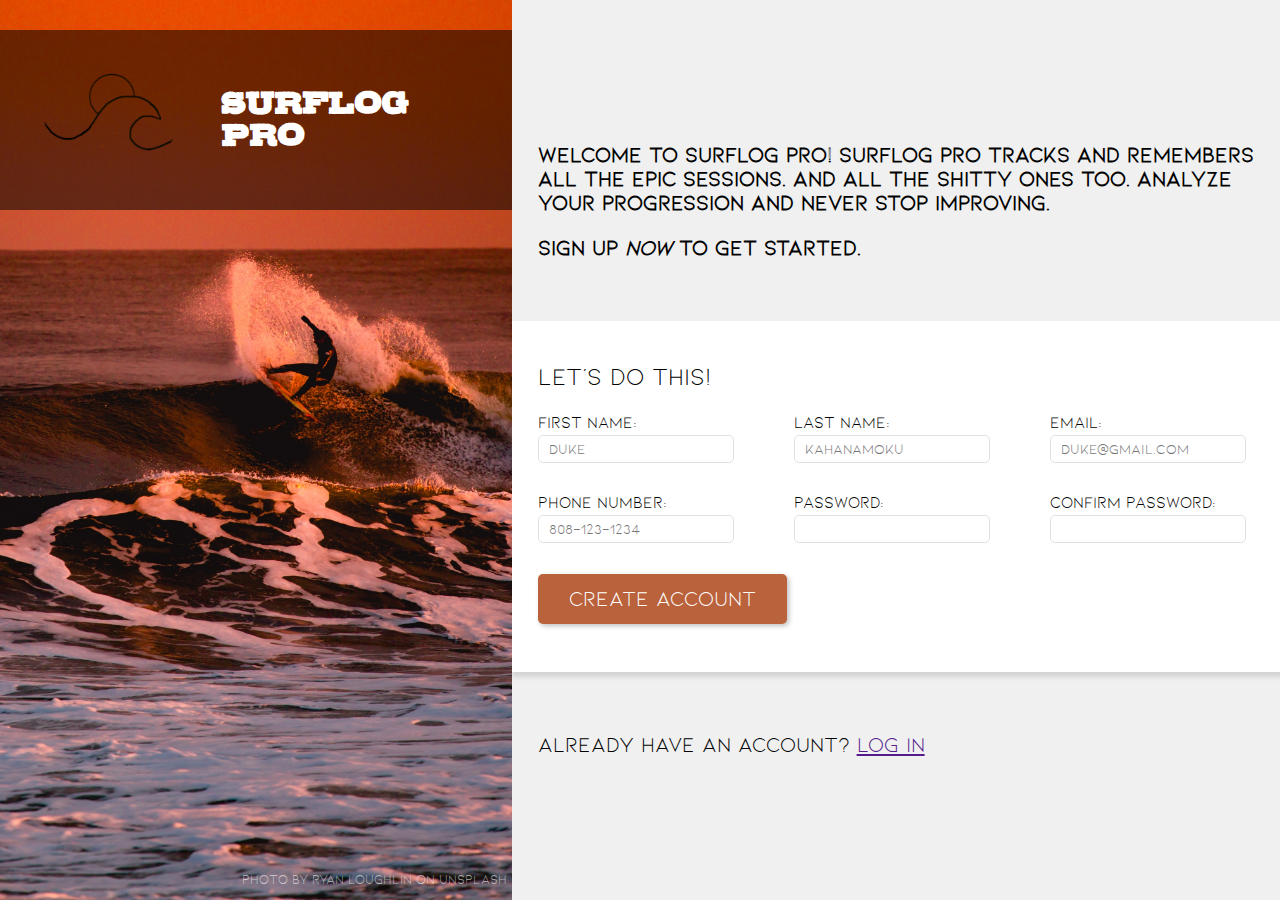
<file: index.html>
<!DOCTYPE html>
<html lang="en">
<head>
    <meta charset="UTF-8">
    <meta name="viewport" content="width=device-width, initial-scale=1.0">
    <script src="script.js" defer></script>
    <link rel="stylesheet" href="style.css">
    <title>Sign-Up Form</title>
</head>

<body>

    <div class="left-panel">
        <div class="logo">
                <img src="assets/logo-polished.png" alt="assets/odin-lined.png">
                <h1>SurfLog Pro</h1>
        </div>
        <p>Photo by Ryan Loughlin on Unsplash</p>
    </div>

    <div class="right-panel">
        <div class="header">
            <div>
                <p>Welcome to SurfLog Pro! SurfLog Pro tracks and remembers all the epic sessions. And all the shitty ones too. Analyze your progression and never stop improving.</p>
                <p>Sign up <em>now</em> to get started.</p>
            </div>
        </div>

        <div class="input-section">
        <p>Let's do this!</p>
        <form id="my-form" action='' method='get'>
            <label for="firstname">First Name:
                <input type="text" id="firstname" name="firstname" placeholder="Duke" required>
                <div id="firstname_error" class="error"></div>
            </label>

            <label for="lastname">Last Name:
                <input type="text" id="lastname" name="lastname" placeholder="Kahanamoku" required>
                <div id="lastname_error" class="error"></div>
            </label>

            <label for="email">Email:
                <input type="email" id="email" name="email" placeholder="duke@gmail.com" required autocomplete="off">
                <div id="email_error" class="error"></div>
            </label>

            <label for="tel">Phone number:
                <input type="tel" id="tel" name="tel" placeholder="808-123-1234" pattern="[0-9]{3}-*[0-9]{3}-*[0-9]{4}" required>
                <div id="tel_error" class="error"></div>
            </label>

            <label for="password">Password:
                <input type="password" id="password" required pattern='(?=.*\d)(?=.*[a-z])(?=.*[A-Z]).{8,}'>
                <div id="password_error" class="error"></div>
            </label>

            <label for="confirm">Confirm Password:
                <input type="password" id="confirm" required pattern='(?=.*\d)(?=.*[a-z])(?=.*[A-Z]).{8,}'>
                <div id="confirm_error" class="error"></div>
            </label>
            <button type="submit" form="my-form">Create Account</button>
        </form>
        </div>

        <div class="submit-section">
            <div>
                <p>Already have an account? <a href="">Log in</a></p>
            </div>
        </div>
    </div>

</body>
</html>
</file>
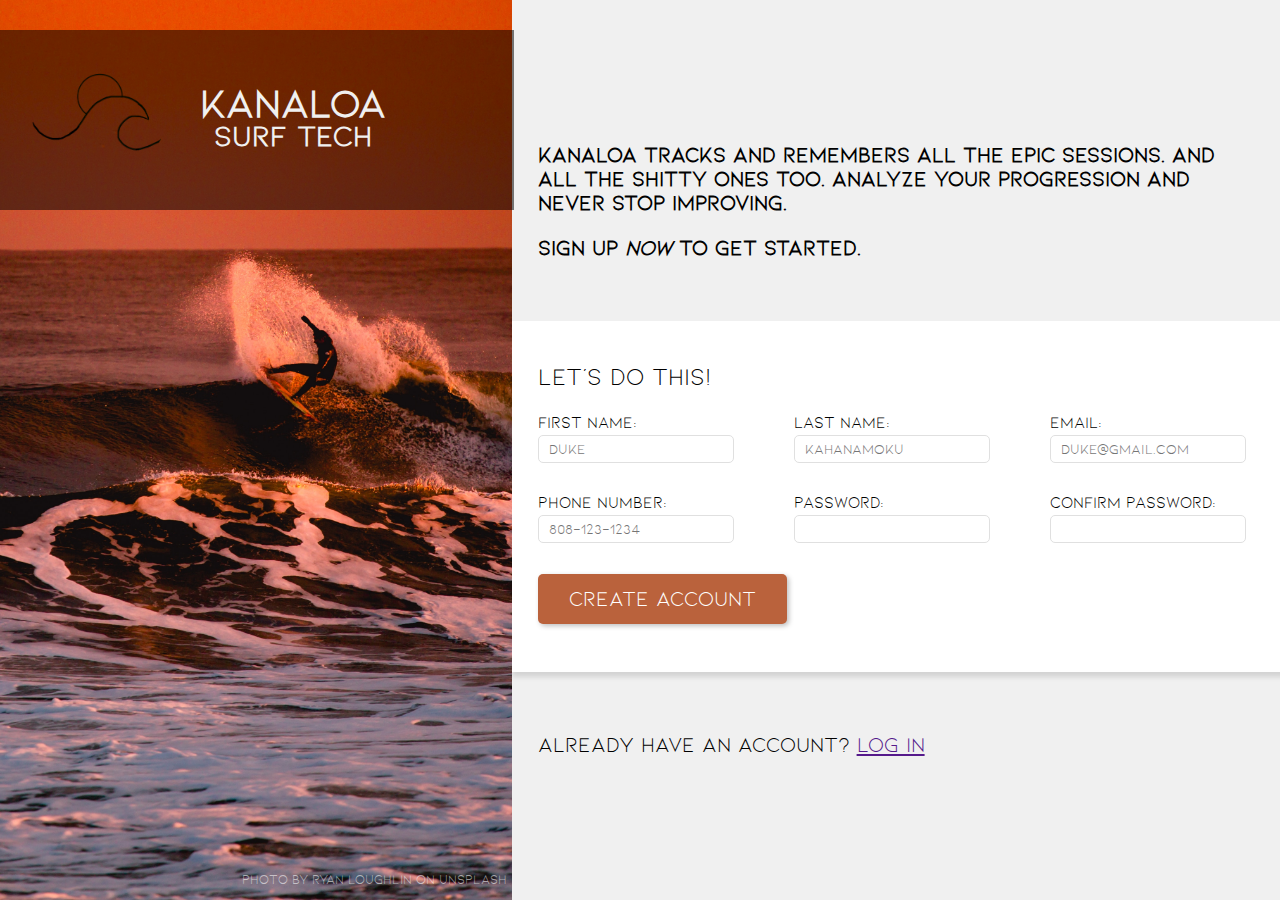
<file: sign-up-form/index.html>
<!DOCTYPE html>
<html lang="en">
<head>
    <meta charset="UTF-8">
    <meta name="viewport" content="width=device-width, initial-scale=1.0">
    <script src="script.js" defer></script>
    <link rel="stylesheet" href="style.css">
    <title>Sign-Up Form</title>
</head>

<body>

    <div class="left-panel">
        <div class="logoBrandNameBox">
            <img src="assets/logo-polished.png" alt="assets/odin-lined.png">
            <div class="brandName">
                <h1>Kanaloa</h1>
                <h2>Surf Tech</h2>
            </div>
            

        </div>
        <p>Photo by Ryan Loughlin on Unsplash</p>
    </div>

    <div class="right-panel">
        <div class="header">
            <div>
                <p>Kanaloa tracks and remembers all the epic sessions. And all the shitty ones too. Analyze your progression and never stop improving.</p>
                <p>Sign up <em>now</em> to get started.</p>
            </div>
        </div>

        <div class="input-section">
        <p>Let's do this!</p>
        <form id="my-form" action='' method='get'>
            <label for="firstname">First Name:
                <input type="text" id="firstname" name="firstname" placeholder="Duke" required>
                <div id="firstname_error" class="error"></div>
            </label>

            <label for="lastname">Last Name:
                <input type="text" id="lastname" name="lastname" placeholder="Kahanamoku" required>
                <div id="lastname_error" class="error"></div>
            </label>

            <label for="email">Email:
                <input type="email" id="email" name="email" placeholder="duke@gmail.com" required autocomplete="off">
                <div id="email_error" class="error"></div>
            </label>

            <label for="tel">Phone number:
                <input type="tel" id="tel" name="tel" placeholder="808-123-1234" pattern="[0-9]{3}-*[0-9]{3}-*[0-9]{4}" required>
                <div id="tel_error" class="error"></div>
            </label>

            <label for="password">Password:
                <input type="password" id="password" required pattern='(?=.*\d)(?=.*[a-z])(?=.*[A-Z]).{8,}'>
                <div id="password_error" class="error"></div>
            </label>

            <label for="confirm">Confirm Password:
                <input type="password" id="confirm" required pattern='(?=.*\d)(?=.*[a-z])(?=.*[A-Z]).{8,}'>
                <div id="confirm_error" class="error"></div>
            </label>
            <button type="submit" form="my-form">Create Account</button>
        </form>
        </div>

        <div class="submit-section">
            <div>
                <p>Already have an account? <a href="">Log in</a></p>
            </div>
        </div>
    </div>

</body>
</html>
</file>
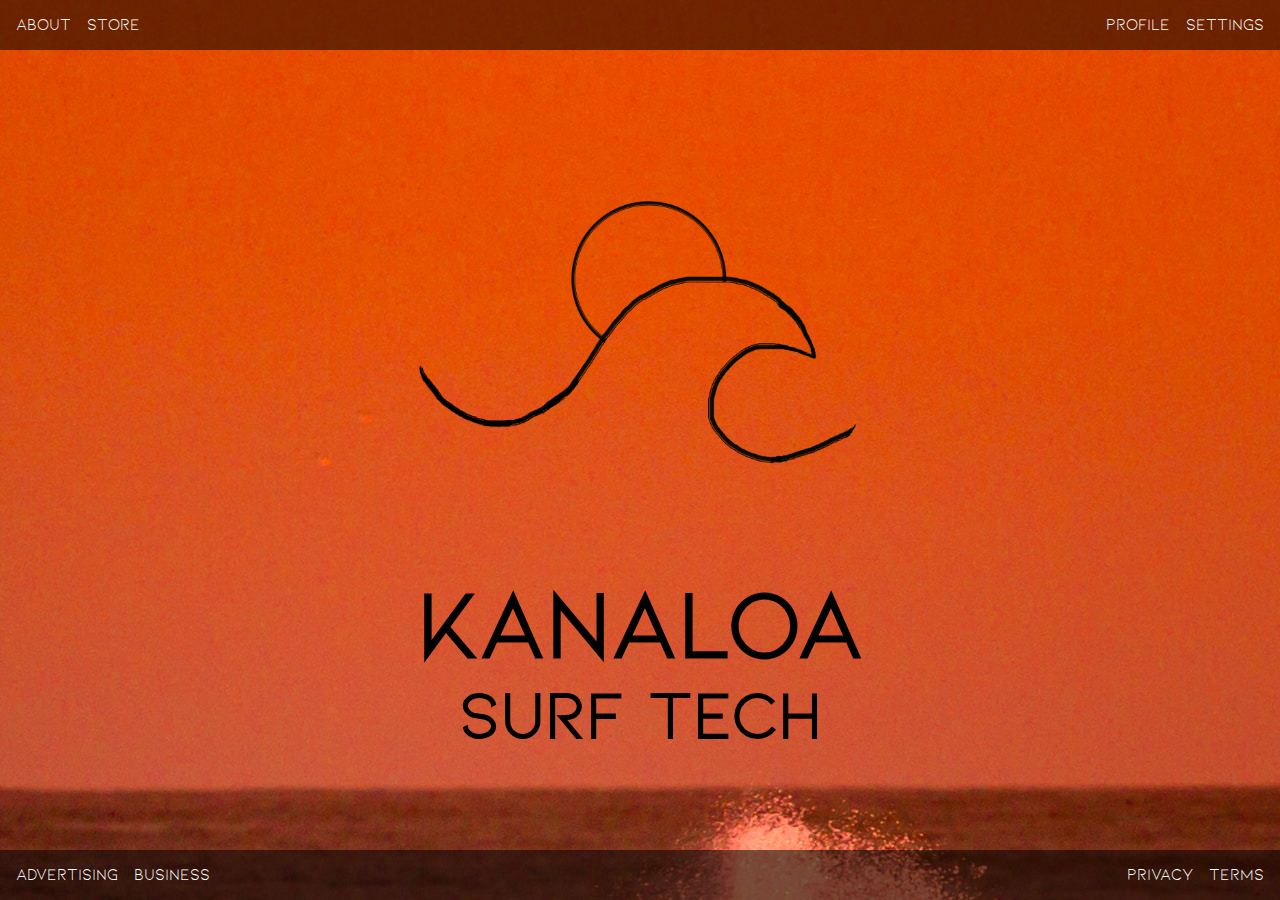
<file: title-page/index.html>
<!DOCTYPE html>
<html lang="en">
  <head>
    <meta charset="UTF-8">
    <meta http-equiv="X-UA-Compatible" content="IE=edge">
    <meta name="viewport" content="width=device-width, initial-scale=1.0">
    <title>Title-Page</title>
    <link rel="stylesheet" href="./style.css">
  </head>
  <body>
    <div class="header">
      <ul class="left-links">
        <li><a href="#">About</a></li>
        <li><a href="#">Store</a></li>
      </ul>
      <ul class="right-links">
        <li><a href="#">Profile</a></li>
        <li><a href="#">Settings</a></li>
      </ul>
    </div>
    <div class="content">
      <img src="./logo.png" alt="Project logo. Represents Kanaloa with the project name." class="mainLogo">
      <div class="brandName">
        <h1>
          Kanaloa
        </h1>
        <div class="subTitle">
          Surf Tech
        </div>
    </div>
      <!-- <div class="buttons">
        <button>Do the thing!</button>
        <button>Do the other thing!</button>
      </div> -->
    </div>
    <div class="footer">
      <ul class="left-links">
        <li><a href="#">Advertising</a></li>
        <li><a href="#">Business</a></li>
      </ul>
      <ul class="right-links">
        <li><a href="#">Privacy</a></li>
        <li><a href="#">Terms</a></li>
      </ul>
    </div>
  </body>
</html>
</file>
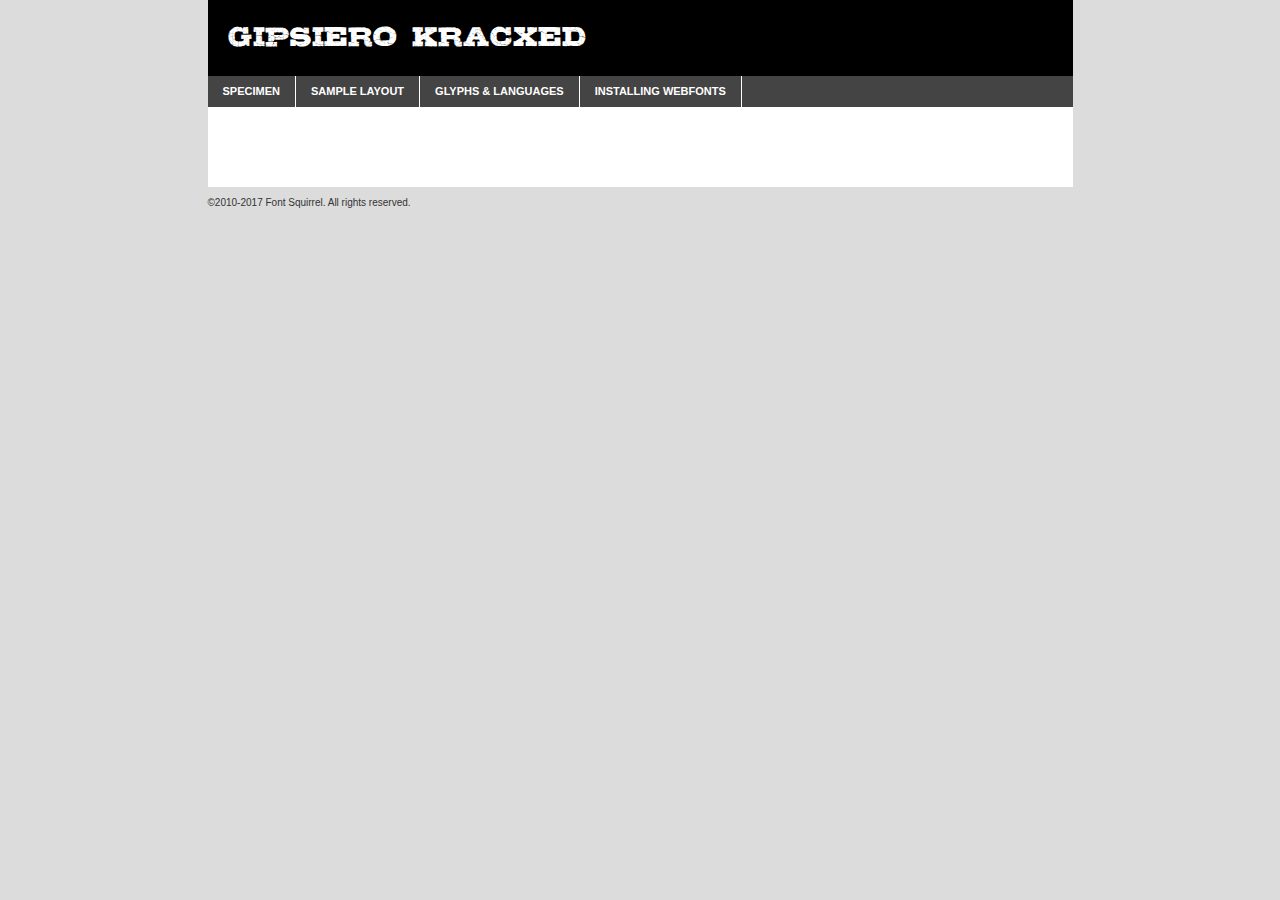
<file: fonts/gipsiero_kracxed-demo.html>
<!DOCTYPE html PUBLIC "-//W3C//DTD XHTML 1.0 Transitional//EN"
        "http://www.w3.org/TR/xhtml1/DTD/xhtml1-transitional.dtd">

<html xmlns="http://www.w3.org/1999/xhtml" xml:lang="en" lang="en">
<head>
    <meta http-equiv="Content-Type" content="text/html; charset=utf-8"/>
    <script src="http://ajax.googleapis.com/ajax/libs/jquery/1.7.2/jquery.min.js" type="text/javascript" charset="utf-8"></script>
    <script type="text/javascript">
		(function($) {
			$.fn.easyTabs = function(option) {
				var param = jQuery.extend({ fadeSpeed: 'fast', defaultContent: 1, activeClass: 'active' }, option);
				$(this).each(function() {
					var thisId = '#' + this.id;
					if ( param.defaultContent == '' )
					{
						param.defaultContent = 1;
					}
					if ( typeof param.defaultContent == 'number' )
					{
						var defaultTab = $(thisId + ' .tabs li:eq(' + (param.defaultContent - 1) + ') a').attr('href').substr(1);
					}
					else
					{
						var defaultTab = param.defaultContent;
					}
					$(thisId + ' .tabs li a').each(function() {
						var tabToHide = $(this).attr('href').substr(1);
						$('#' + tabToHide).addClass('easytabs-tab-content');
					});
					hideAll();
					changeContent(defaultTab);

					function hideAll() {$(thisId + ' .easytabs-tab-content').hide();}

					function changeContent(tabId)
					{
						hideAll();
						$(thisId + ' .tabs li').removeClass(param.activeClass);
						$(thisId + ' .tabs li a[href=#' + tabId + ']').closest('li').addClass(param.activeClass);
						if ( param.fadeSpeed != 'none' )
						{
							$(thisId + ' #' + tabId).fadeIn(param.fadeSpeed);
						}
						else
						{
							$(thisId + ' #' + tabId).show();
						}
					}

					$(thisId + ' .tabs li').click(function() {
						var tabId = $(this).find('a').attr('href').substr(1);
						changeContent(tabId);
						return false;
					});
				});
			}
		})(jQuery);
    </script>
    <link rel="stylesheet" href="specimen_files/specimen_stylesheet.css" type="text/css" charset="utf-8"/>
    <link rel="stylesheet" href="stylesheet.css" type="text/css" charset="utf-8"/>

    <style type="text/css">
        		body {
			font-family: 'gipsierokracxed';
        		}

            </style>

    <title>Gipsiero Kracxed Specimen</title>


    <script type="text/javascript" charset="utf-8">
		$(document).ready(function() {
			$('#container').easyTabs({ defaultContent: 1 });
		});
    </script>
</head>

<body>
<div id="container">
    <div id="header">
		Gipsiero Kracxed    </div>
    <ul class="tabs">
        <li><a href="#specimen">Specimen</a></li>
        <li><a href="#layout">Sample Layout</a></li>
		        <li><a href="#glyphs">Glyphs &amp; Languages</a></li>
        <li><a href="#installing">Installing Webfonts</a></li>

    </ul>

    <div id="main_content">


        <div id="specimen">

            <div class="section">
                <div class="grid12 firstcol">
                    <div class="huge">AaBb</div>
                </div>
            </div>

            <div class="section">
                <div class="glyph_range">A&#x200B;B&#x200b;C&#x200b;D&#x200b;E&#x200b;F&#x200b;G&#x200b;H&#x200b;I&#x200b;J&#x200b;K&#x200b;L&#x200b;M&#x200b;N&#x200b;O&#x200b;P&#x200b;Q&#x200b;R&#x200b;S&#x200b;T&#x200b;U&#x200b;V&#x200b;W&#x200b;X&#x200b;Y&#x200b;Z&#x200b;a&#x200b;b&#x200b;c&#x200b;d&#x200b;e&#x200b;f&#x200b;g&#x200b;h&#x200b;i&#x200b;j&#x200b;k&#x200b;l&#x200b;m&#x200b;n&#x200b;o&#x200b;p&#x200b;q&#x200b;r&#x200b;s&#x200b;t&#x200b;u&#x200b;v&#x200b;w&#x200b;x&#x200b;y&#x200b;z&#x200b;1&#x200b;2&#x200b;3&#x200b;4&#x200b;5&#x200b;6&#x200b;7&#x200b;8&#x200b;9&#x200b;0&#x200b;&amp;&#x200b;.&#x200b;,&#x200b;?&#x200b;!&#x200b;&#64;&#x200b;(&#x200b;)&#x200b;#&#x200b;$&#x200b;%&#x200b;*&#x200b;+&#x200b;-&#x200b;=&#x200b;:&#x200b;;</div>
            </div>
            <div class="section">
                <div class="grid12 firstcol">
                    <table class="sample_table">
                        <tr>
                            <td>10</td>
                            <td class="size10">abcdefghijklmnopqrstuvwxyzABCDEFGHIJKLMNOPQRSTUVWXYZ0123456789abcdefghijklmnopqrstuvwxyzABCDEFGHIJKLMNOPQRSTUVWXYZ0123456789abcdefghijklmnopqrstuvwxyzABCDEFGHIJKLMNOPQRSTUVWXYZ</td>
                        </tr>
                        <tr>
                            <td>11</td>
                            <td class="size11">abcdefghijklmnopqrstuvwxyzABCDEFGHIJKLMNOPQRSTUVWXYZ0123456789abcdefghijklmnopqrstuvwxyzABCDEFGHIJKLMNOPQRSTUVWXYZ0123456789abcdefghijklmnopqrstuvwxyzABCDEFGHIJKLMNOPQRSTUVWXYZ</td>
                        </tr>
                        <tr>
                            <td>12</td>
                            <td class="size12">abcdefghijklmnopqrstuvwxyzABCDEFGHIJKLMNOPQRSTUVWXYZ0123456789abcdefghijklmnopqrstuvwxyzABCDEFGHIJKLMNOPQRSTUVWXYZ0123456789abcdefghijklmnopqrstuvwxyzABCDEFGHIJKLMNOPQRSTUVWXYZ</td>
                        </tr>
                        <tr>
                            <td>13</td>
                            <td class="size13">abcdefghijklmnopqrstuvwxyzABCDEFGHIJKLMNOPQRSTUVWXYZ0123456789abcdefghijklmnopqrstuvwxyzABCDEFGHIJKLMNOPQRSTUVWXYZ0123456789abcdefghijklmnopqrstuvwxyzABCDEFGHIJKLMNOPQRSTUVWXYZ</td>
                        </tr>
                        <tr>
                            <td>14</td>
                            <td class="size14">abcdefghijklmnopqrstuvwxyzABCDEFGHIJKLMNOPQRSTUVWXYZ0123456789abcdefghijklmnopqrstuvwxyzABCDEFGHIJKLMNOPQRSTUVWXYZ0123456789abcdefghijklmnopqrstuvwxyzABCDEFGHIJKLMNOPQRSTUVWXYZ</td>
                        </tr>
                        <tr>
                            <td>16</td>
                            <td class="size16">abcdefghijklmnopqrstuvwxyzABCDEFGHIJKLMNOPQRSTUVWXYZ0123456789abcdefghijklmnopqrstuvwxyzABCDEFGHIJKLMNOPQRSTUVWXYZ</td>
                        </tr>
                        <tr>
                            <td>18</td>
                            <td class="size18">abcdefghijklmnopqrstuvwxyzABCDEFGHIJKLMNOPQRSTUVWXYZ0123456789abcdefghijklmnopqrstuvwxyzABCDEFGHIJKLMNOPQRSTUVWXYZ</td>
                        </tr>
                        <tr>
                            <td>20</td>
                            <td class="size20">abcdefghijklmnopqrstuvwxyzABCDEFGHIJKLMNOPQRSTUVWXYZ0123456789abcdefghijklmnopqrstuvwxyzABCDEFGHIJKLMNOPQRSTUVWXYZ</td>
                        </tr>
                        <tr>
                            <td>24</td>
                            <td class="size24">abcdefghijklmnopqrstuvwxyzABCDEFGHIJKLMNOPQRSTUVWXYZ0123456789abcdefghijklmnopqrstuvwxyzABCDEFGHIJKLMNOPQRSTUVWXYZ</td>
                        </tr>
                        <tr>
                            <td>30</td>
                            <td class="size30">abcdefghijklmnopqrstuvwxyzABCDEFGHIJKLMNOPQRSTUVWXYZ0123456789abcdefghijklmnopqrstuvwxyzABCDEFGHIJKLMNOPQRSTUVWXYZ</td>
                        </tr>
                        <tr>
                            <td>36</td>
                            <td class="size36">abcdefghijklmnopqrstuvwxyzABCDEFGHIJKLMNOPQRSTUVWXYZ0123456789abcdefghijklmnopqrstuvwxyzABCDEFGHIJKLMNOPQRSTUVWXYZ</td>
                        </tr>
                        <tr>
                            <td>48</td>
                            <td class="size48">abcdefghijklmnopqrstuvwxyzABCDEFGHIJKLMNOPQRSTUVWXYZ0123456789abcdefghijklmnopqrstuvwxyzABCDEFGHIJKLMNOPQRSTUVWXYZ</td>
                        </tr>
                        <tr>
                            <td>60</td>
                            <td class="size60">abcdefghijklmnopqrstuvwxyzABCDEFGHIJKLMNOPQRSTUVWXYZ0123456789abcdefghijklmnopqrstuvwxyzABCDEFGHIJKLMNOPQRSTUVWXYZ</td>
                        </tr>
                        <tr>
                            <td>72</td>
                            <td class="size72">abcdefghijklmnopqrstuvwxyzABCDEFGHIJKLMNOPQRSTUVWXYZ0123456789abcdefghijklmnopqrstuvwxyzABCDEFGHIJKLMNOPQRSTUVWXYZ</td>
                        </tr>
                        <tr>
                            <td>90</td>
                            <td class="size90">abcdefghijklmnopqrstuvwxyzABCDEFGHIJKLMNOPQRSTUVWXYZ0123456789abcdefghijklmnopqrstuvwxyzABCDEFGHIJKLMNOPQRSTUVWXYZ</td>
                        </tr>
                    </table>

                </div>

            </div>


            <div class="section" id="bodycomparison">


                <div id="xheight">
                    <div class="fontbody">&#x25FC;&#x25FC;&#x25FC;&#x25FC;&#x25FC;&#x25FC;&#x25FC;&#x25FC;&#x25FC;&#x25FC;&#x25FC;&#x25FC;&#x25FC;&#x25FC;&#x25FC;&#x25FC;&#x25FC;&#x25FC;&#x25FC;&#x25FC;&#x25FC;&#x25FC;&#x25FC;&#x25FC;&#x25FC;&#x25FC;&#x25FC;&#x25FC;&#x25FC;&#x25FC;&#x25FC;&#x25FC;&#x25FC;&#x25FC;&#x25FC;&#x25FC;&#x25FC;&#x25FC;&#x25FC;&#x25FC;&#x25FC;&#x25FC;&#x25FC;&#x25FC;&#x25FC;&#x25FC;&#x25FC;&#x25FC;&#x25FC;&#x25FC;&#x25FC;&#x25FC;&#x25FC;&#x25FC;&#x25FC;&#x25FC;&#x25FC;&#x25FC;&#x25FC;&#x25FC;&#x25FC;&#x25FC;&#x25FC;&#x25FC;&#x25FC;&#x25FC;&#x25FC;&#x25FC;&#x25FC;&#x25FC;&#x25FC;&#x25FC;&#x25FC;&#x25FC;&#x25FC;&#x25FC;&#x25FC;&#x25FC;&#x25FC;&#x25FC;&#x25FC;&#x25FC;&#x25FC;&#x25FC;&#x25FC;&#x25FC;&#x25FC;&#x25FC;&#x25FC;&#x25FC;&#x25FC;&#x25FC;&#x25FC;&#x25FC;&#x25FC;&#x25FC;&#x25FC;&#x25FC;&#x25FC;body</div>
                    <div class="arialbody">body</div>
                    <div class="verdanabody">body</div>
                    <div class="georgiabody">body</div>
                </div>
                <div class="fontbody" style="z-index:1">
                    body<span>Gipsiero Kracxed</span>
                </div>
                <div class="arialbody" style="z-index:1">
                    body<span>Arial</span>
                </div>
                <div class="verdanabody" style="z-index:1">
                    body<span>Verdana</span>
                </div>
                <div class="georgiabody" style="z-index:1">
                    body<span>Georgia</span>
                </div>


            </div>


            <div class="section psample psample_row1" id="">

                <div class="grid2 firstcol">
                    <p class="size10"><span>10.</span>Aenean lacinia bibendum nulla sed consectetur. Fusce dapibus, tellus ac cursus commodo, tortor mauris condimentum nibh, ut fermentum massa justo sit amet risus. Nullam id dolor id nibh ultricies vehicula ut id elit. Cum sociis natoque penatibus et magnis dis parturient montes, nascetur ridiculus mus. Nulla vitae elit libero, a pharetra augue.</p>

                </div>
                <div class="grid3">
                    <p class="size11"><span>11.</span>Aenean lacinia bibendum nulla sed consectetur. Fusce dapibus, tellus ac cursus commodo, tortor mauris condimentum nibh, ut fermentum massa justo sit amet risus. Nullam id dolor id nibh ultricies vehicula ut id elit. Cum sociis natoque penatibus et magnis dis parturient montes, nascetur ridiculus mus. Nulla vitae elit libero, a pharetra augue.</p>

                </div>
                <div class="grid3">
                    <p class="size12"><span>12.</span>Aenean lacinia bibendum nulla sed consectetur. Fusce dapibus, tellus ac cursus commodo, tortor mauris condimentum nibh, ut fermentum massa justo sit amet risus. Nullam id dolor id nibh ultricies vehicula ut id elit. Cum sociis natoque penatibus et magnis dis parturient montes, nascetur ridiculus mus. Nulla vitae elit libero, a pharetra augue.</p>

                </div>
                <div class="grid4">
                    <p class="size13"><span>13.</span>Aenean lacinia bibendum nulla sed consectetur. Fusce dapibus, tellus ac cursus commodo, tortor mauris condimentum nibh, ut fermentum massa justo sit amet risus. Nullam id dolor id nibh ultricies vehicula ut id elit. Cum sociis natoque penatibus et magnis dis parturient montes, nascetur ridiculus mus. Nulla vitae elit libero, a pharetra augue.</p>

                </div>
                <div class="white_blend"></div>

            </div>
            <div class="section psample psample_row2" id="">
                <div class="grid3 firstcol">
                    <p class="size14"><span>14.</span>Aenean lacinia bibendum nulla sed consectetur. Fusce dapibus, tellus ac cursus commodo, tortor mauris condimentum nibh, ut fermentum massa justo sit amet risus. Nullam id dolor id nibh ultricies vehicula ut id elit. Cum sociis natoque penatibus et magnis dis parturient montes, nascetur ridiculus mus. Nulla vitae elit libero, a pharetra augue.</p>

                </div>
                <div class="grid4">
                    <p class="size16"><span>16.</span>Aenean lacinia bibendum nulla sed consectetur. Fusce dapibus, tellus ac cursus commodo, tortor mauris condimentum nibh, ut fermentum massa justo sit amet risus. Nullam id dolor id nibh ultricies vehicula ut id elit. Cum sociis natoque penatibus et magnis dis parturient montes, nascetur ridiculus mus. Nulla vitae elit libero, a pharetra augue.</p>

                </div>
                <div class="grid5">
                    <p class="size18"><span>18.</span>Aenean lacinia bibendum nulla sed consectetur. Fusce dapibus, tellus ac cursus commodo, tortor mauris condimentum nibh, ut fermentum massa justo sit amet risus. Nullam id dolor id nibh ultricies vehicula ut id elit. Cum sociis natoque penatibus et magnis dis parturient montes, nascetur ridiculus mus. Nulla vitae elit libero, a pharetra augue.</p>

                </div>

                <div class="white_blend"></div>

            </div>

            <div class="section psample psample_row3" id="">
                <div class="grid5 firstcol">
                    <p class="size20"><span>20.</span>Aenean lacinia bibendum nulla sed consectetur. Fusce dapibus, tellus ac cursus commodo, tortor mauris condimentum nibh, ut fermentum massa justo sit amet risus. Nullam id dolor id nibh ultricies vehicula ut id elit. Cum sociis natoque penatibus et magnis dis parturient montes, nascetur ridiculus mus. Nulla vitae elit libero, a pharetra augue.</p>
                </div>
                <div class="grid7">
                    <p class="size24"><span>24.</span>Aenean lacinia bibendum nulla sed consectetur. Fusce dapibus, tellus ac cursus commodo, tortor mauris condimentum nibh, ut fermentum massa justo sit amet risus. Nullam id dolor id nibh ultricies vehicula ut id elit. Cum sociis natoque penatibus et magnis dis parturient montes, nascetur ridiculus mus. Nulla vitae elit libero, a pharetra augue.</p>
                </div>

                <div class="white_blend"></div>

            </div>

            <div class="section psample psample_row4" id="">
                <div class="grid12 firstcol">
                    <p class="size30"><span>30.</span>Aenean lacinia bibendum nulla sed consectetur. Fusce dapibus, tellus ac cursus commodo, tortor mauris condimentum nibh, ut fermentum massa justo sit amet risus. Nullam id dolor id nibh ultricies vehicula ut id elit. Cum sociis natoque penatibus et magnis dis parturient montes, nascetur ridiculus mus. Nulla vitae elit libero, a pharetra augue.</p>
                </div>
                <div class="white_blend"></div>

            </div>


            <div class="section psample psample_row1 fullreverse">
                <div class="grid2 firstcol">
                    <p class="size10"><span>10.</span>Aenean lacinia bibendum nulla sed consectetur. Fusce dapibus, tellus ac cursus commodo, tortor mauris condimentum nibh, ut fermentum massa justo sit amet risus. Nullam id dolor id nibh ultricies vehicula ut id elit. Cum sociis natoque penatibus et magnis dis parturient montes, nascetur ridiculus mus. Nulla vitae elit libero, a pharetra augue.</p>

                </div>
                <div class="grid3">
                    <p class="size11"><span>11.</span>Aenean lacinia bibendum nulla sed consectetur. Fusce dapibus, tellus ac cursus commodo, tortor mauris condimentum nibh, ut fermentum massa justo sit amet risus. Nullam id dolor id nibh ultricies vehicula ut id elit. Cum sociis natoque penatibus et magnis dis parturient montes, nascetur ridiculus mus. Nulla vitae elit libero, a pharetra augue.</p>

                </div>
                <div class="grid3">
                    <p class="size12"><span>12.</span>Aenean lacinia bibendum nulla sed consectetur. Fusce dapibus, tellus ac cursus commodo, tortor mauris condimentum nibh, ut fermentum massa justo sit amet risus. Nullam id dolor id nibh ultricies vehicula ut id elit. Cum sociis natoque penatibus et magnis dis parturient montes, nascetur ridiculus mus. Nulla vitae elit libero, a pharetra augue.</p>

                </div>
                <div class="grid4">
                    <p class="size13"><span>13.</span>Aenean lacinia bibendum nulla sed consectetur. Fusce dapibus, tellus ac cursus commodo, tortor mauris condimentum nibh, ut fermentum massa justo sit amet risus. Nullam id dolor id nibh ultricies vehicula ut id elit. Cum sociis natoque penatibus et magnis dis parturient montes, nascetur ridiculus mus. Nulla vitae elit libero, a pharetra augue.</p>

                </div>
                <div class="black_blend"></div>

            </div>

            <div class="section psample psample_row2 fullreverse">
                <div class="grid3 firstcol">
                    <p class="size14"><span>14.</span>Aenean lacinia bibendum nulla sed consectetur. Fusce dapibus, tellus ac cursus commodo, tortor mauris condimentum nibh, ut fermentum massa justo sit amet risus. Nullam id dolor id nibh ultricies vehicula ut id elit. Cum sociis natoque penatibus et magnis dis parturient montes, nascetur ridiculus mus. Nulla vitae elit libero, a pharetra augue.</p>

                </div>
                <div class="grid4">
                    <p class="size16"><span>16.</span>Aenean lacinia bibendum nulla sed consectetur. Fusce dapibus, tellus ac cursus commodo, tortor mauris condimentum nibh, ut fermentum massa justo sit amet risus. Nullam id dolor id nibh ultricies vehicula ut id elit. Cum sociis natoque penatibus et magnis dis parturient montes, nascetur ridiculus mus. Nulla vitae elit libero, a pharetra augue.</p>

                </div>
                <div class="grid5">
                    <p class="size18"><span>18.</span>Aenean lacinia bibendum nulla sed consectetur. Fusce dapibus, tellus ac cursus commodo, tortor mauris condimentum nibh, ut fermentum massa justo sit amet risus. Nullam id dolor id nibh ultricies vehicula ut id elit. Cum sociis natoque penatibus et magnis dis parturient montes, nascetur ridiculus mus. Nulla vitae elit libero, a pharetra augue.</p>

                </div>
                <div class="black_blend"></div>

            </div>

            <div class="section psample fullreverse psample_row3" id="">
                <div class="grid5 firstcol">
                    <p class="size20"><span>20.</span>Aenean lacinia bibendum nulla sed consectetur. Fusce dapibus, tellus ac cursus commodo, tortor mauris condimentum nibh, ut fermentum massa justo sit amet risus. Nullam id dolor id nibh ultricies vehicula ut id elit. Cum sociis natoque penatibus et magnis dis parturient montes, nascetur ridiculus mus. Nulla vitae elit libero, a pharetra augue.</p>
                </div>
                <div class="grid7">
                    <p class="size24"><span>24.</span>Aenean lacinia bibendum nulla sed consectetur. Fusce dapibus, tellus ac cursus commodo, tortor mauris condimentum nibh, ut fermentum massa justo sit amet risus. Nullam id dolor id nibh ultricies vehicula ut id elit. Cum sociis natoque penatibus et magnis dis parturient montes, nascetur ridiculus mus. Nulla vitae elit libero, a pharetra augue.</p>
                </div>

                <div class="black_blend"></div>

            </div>

            <div class="section psample fullreverse psample_row4" id="" style="border-bottom: 20px #000 solid;">
                <div class="grid12 firstcol">
                    <p class="size30"><span>30.</span>Aenean lacinia bibendum nulla sed consectetur. Fusce dapibus, tellus ac cursus commodo, tortor mauris condimentum nibh, ut fermentum massa justo sit amet risus. Nullam id dolor id nibh ultricies vehicula ut id elit. Cum sociis natoque penatibus et magnis dis parturient montes, nascetur ridiculus mus. Nulla vitae elit libero, a pharetra augue.</p>
                </div>
                <div class="black_blend"></div>

            </div>


        </div>

        <div id="layout">

            <div class="section">

                <div class="grid12 firstcol">
                    <h1>Lorem Ipsum Dolor</h1>
                    <h2>Etiam porta sem malesuada magna mollis euismod</h2>

                    <p class="byline">By <a href="#link">Aenean Lacinia</a></p>
                </div>
            </div>
            <div class="section">
                <div class="grid8 firstcol">
                    <p class="large">Donec sed odio dui. Morbi leo risus, porta ac consectetur ac, vestibulum at eros. Fusce dapibus, tellus ac cursus commodo, tortor mauris condimentum nibh, ut fermentum massa justo sit amet risus. </p>


                    <h3>Pellentesque ornare sem</h3>

                    <p>Maecenas sed diam eget risus varius blandit sit amet non magna. Maecenas faucibus mollis interdum. Donec ullamcorper nulla non metus auctor fringilla. Nullam id dolor id nibh ultricies vehicula ut id elit. Nullam id dolor id nibh ultricies vehicula ut id elit. </p>

                    <p>Aenean eu leo quam. Pellentesque ornare sem lacinia quam venenatis vestibulum. Lorem ipsum dolor sit amet, consectetur adipiscing elit. Cum sociis natoque penatibus et magnis dis parturient montes, nascetur ridiculus mus. </p>

                    <p>Nulla vitae elit libero, a pharetra augue. Praesent commodo cursus magna, vel scelerisque nisl consectetur et. Aenean lacinia bibendum nulla sed consectetur. </p>

                    <p>Nullam quis risus eget urna mollis ornare vel eu leo. Nullam quis risus eget urna mollis ornare vel eu leo. Maecenas sed diam eget risus varius blandit sit amet non magna. Donec ullamcorper nulla non metus auctor fringilla. </p>

                    <h3>Cras mattis consectetur</h3>

                    <p>Aenean eu leo quam. Pellentesque ornare sem lacinia quam venenatis vestibulum. Aenean lacinia bibendum nulla sed consectetur. Integer posuere erat a ante venenatis dapibus posuere velit aliquet. Cras mattis consectetur purus sit amet fermentum. </p>

                    <p>Nullam id dolor id nibh ultricies vehicula ut id elit. Nullam quis risus eget urna mollis ornare vel eu leo. Cras mattis consectetur purus sit amet fermentum.</p>
                </div>

                <div class="grid4 sidebar">

                    <div class="box reverse">
                        <p class="last">Nullam quis risus eget urna mollis ornare vel eu leo. Donec ullamcorper nulla non metus auctor fringilla. Cras mattis consectetur purus sit amet fermentum. Sed posuere consectetur est at lobortis. Lorem ipsum dolor sit amet, consectetur adipiscing elit. </p>
                    </div>

                    <p class="caption">Maecenas sed diam eget risus varius.</p>

                    <p>Vestibulum id ligula porta felis euismod semper. Integer posuere erat a ante venenatis dapibus posuere velit aliquet. Vestibulum id ligula porta felis euismod semper. Sed posuere consectetur est at lobortis. Maecenas sed diam eget risus varius blandit sit amet non magna. Fusce dapibus, tellus ac cursus commodo, tortor mauris condimentum nibh, ut fermentum massa justo sit amet risus. </p>


                    <p>Duis mollis, est non commodo luctus, nisi erat porttitor ligula, eget lacinia odio sem nec elit. Aenean lacinia bibendum nulla sed consectetur. Vivamus sagittis lacus vel augue laoreet rutrum faucibus dolor auctor. Aenean lacinia bibendum nulla sed consectetur. Nullam quis risus eget urna mollis ornare vel eu leo. </p>

                    <p>Praesent commodo cursus magna, vel scelerisque nisl consectetur et. Donec ullamcorper nulla non metus auctor fringilla. Maecenas faucibus mollis interdum. Fusce dapibus, tellus ac cursus commodo, tortor mauris condimentum nibh, ut fermentum massa justo sit amet risus. </p>

                </div>
            </div>

        </div>


		

        <div id="glyphs">
            <div class="section">
                <div class="grid12 firstcol">

                    <h1>Language Support</h1>
                    <p>The subset of Gipsiero Kracxed in this kit supports the following languages:<br/>

						English, Arrernte, Bislama, Cebuano, Fijian, Gilbertese, Hmong, Ibanag, Iloko_ilokano, Interglossa_glosa, Interlingua, Lojban, Norfolk_pitcairnese, Oromo, Rotokas, Seychelles_creole, Shona, Somali, Southern_ndebele, Swahili, Swati_swazi, Tok_pisin, Warlpiri, Xhosa, Zulu, Latinbasic, Demo                    </p>
                    <h1>Glyph Chart</h1>
                    <p>The subset of Gipsiero Kracxed in this kit includes all the glyphs listed below. Unicode entities are included above each glyph to help you insert individual characters into your layout.</p>
                    <div id="glyph_chart">

																				                                <div><p>&amp;#32;</p>&#32;</div>
																				                                <div><p>&amp;#33;</p>&#33;</div>
																				                                <div><p>&amp;#34;</p>&#34;</div>
																				                                <div><p>&amp;#35;</p>&#35;</div>
																				                                <div><p>&amp;#36;</p>&#36;</div>
																				                                <div><p>&amp;#37;</p>&#37;</div>
																				                                <div><p>&amp;#38;</p>&#38;</div>
																				                                <div><p>&amp;#39;</p>&#39;</div>
																				                                <div><p>&amp;#40;</p>&#40;</div>
																				                                <div><p>&amp;#41;</p>&#41;</div>
																				                                <div><p>&amp;#42;</p>&#42;</div>
																				                                <div><p>&amp;#43;</p>&#43;</div>
																				                                <div><p>&amp;#44;</p>&#44;</div>
																				                                <div><p>&amp;#45;</p>&#45;</div>
																				                                <div><p>&amp;#46;</p>&#46;</div>
																				                                <div><p>&amp;#47;</p>&#47;</div>
																				                                <div><p>&amp;#48;</p>&#48;</div>
																				                                <div><p>&amp;#49;</p>&#49;</div>
																				                                <div><p>&amp;#50;</p>&#50;</div>
																				                                <div><p>&amp;#51;</p>&#51;</div>
																				                                <div><p>&amp;#52;</p>&#52;</div>
																				                                <div><p>&amp;#53;</p>&#53;</div>
																				                                <div><p>&amp;#54;</p>&#54;</div>
																				                                <div><p>&amp;#55;</p>&#55;</div>
																				                                <div><p>&amp;#56;</p>&#56;</div>
																				                                <div><p>&amp;#57;</p>&#57;</div>
																				                                <div><p>&amp;#58;</p>&#58;</div>
																				                                <div><p>&amp;#59;</p>&#59;</div>
																				                                <div><p>&amp;#60;</p>&#60;</div>
																				                                <div><p>&amp;#61;</p>&#61;</div>
																				                                <div><p>&amp;#62;</p>&#62;</div>
																				                                <div><p>&amp;#63;</p>&#63;</div>
																				                                <div><p>&amp;#64;</p>&#64;</div>
																				                                <div><p>&amp;#65;</p>&#65;</div>
																				                                <div><p>&amp;#66;</p>&#66;</div>
																				                                <div><p>&amp;#67;</p>&#67;</div>
																				                                <div><p>&amp;#68;</p>&#68;</div>
																				                                <div><p>&amp;#69;</p>&#69;</div>
																				                                <div><p>&amp;#70;</p>&#70;</div>
																				                                <div><p>&amp;#71;</p>&#71;</div>
																				                                <div><p>&amp;#72;</p>&#72;</div>
																				                                <div><p>&amp;#73;</p>&#73;</div>
																				                                <div><p>&amp;#74;</p>&#74;</div>
																				                                <div><p>&amp;#75;</p>&#75;</div>
																				                                <div><p>&amp;#76;</p>&#76;</div>
																				                                <div><p>&amp;#77;</p>&#77;</div>
																				                                <div><p>&amp;#78;</p>&#78;</div>
																				                                <div><p>&amp;#79;</p>&#79;</div>
																				                                <div><p>&amp;#80;</p>&#80;</div>
																				                                <div><p>&amp;#81;</p>&#81;</div>
																				                                <div><p>&amp;#82;</p>&#82;</div>
																				                                <div><p>&amp;#83;</p>&#83;</div>
																				                                <div><p>&amp;#84;</p>&#84;</div>
																				                                <div><p>&amp;#85;</p>&#85;</div>
																				                                <div><p>&amp;#86;</p>&#86;</div>
																				                                <div><p>&amp;#87;</p>&#87;</div>
																				                                <div><p>&amp;#88;</p>&#88;</div>
																				                                <div><p>&amp;#89;</p>&#89;</div>
																				                                <div><p>&amp;#90;</p>&#90;</div>
																				                                <div><p>&amp;#91;</p>&#91;</div>
																				                                <div><p>&amp;#92;</p>&#92;</div>
																				                                <div><p>&amp;#93;</p>&#93;</div>
																				                                <div><p>&amp;#94;</p>&#94;</div>
																				                                <div><p>&amp;#95;</p>&#95;</div>
																				                                <div><p>&amp;#96;</p>&#96;</div>
																				                                <div><p>&amp;#97;</p>&#97;</div>
																				                                <div><p>&amp;#98;</p>&#98;</div>
																				                                <div><p>&amp;#99;</p>&#99;</div>
																				                                <div><p>&amp;#100;</p>&#100;</div>
																				                                <div><p>&amp;#101;</p>&#101;</div>
																				                                <div><p>&amp;#102;</p>&#102;</div>
																				                                <div><p>&amp;#103;</p>&#103;</div>
																				                                <div><p>&amp;#104;</p>&#104;</div>
																				                                <div><p>&amp;#105;</p>&#105;</div>
																				                                <div><p>&amp;#106;</p>&#106;</div>
																				                                <div><p>&amp;#107;</p>&#107;</div>
																				                                <div><p>&amp;#108;</p>&#108;</div>
																				                                <div><p>&amp;#109;</p>&#109;</div>
																				                                <div><p>&amp;#110;</p>&#110;</div>
																				                                <div><p>&amp;#111;</p>&#111;</div>
																				                                <div><p>&amp;#112;</p>&#112;</div>
																				                                <div><p>&amp;#113;</p>&#113;</div>
																				                                <div><p>&amp;#114;</p>&#114;</div>
																				                                <div><p>&amp;#115;</p>&#115;</div>
																				                                <div><p>&amp;#116;</p>&#116;</div>
																				                                <div><p>&amp;#117;</p>&#117;</div>
																				                                <div><p>&amp;#118;</p>&#118;</div>
																				                                <div><p>&amp;#119;</p>&#119;</div>
																				                                <div><p>&amp;#120;</p>&#120;</div>
																				                                <div><p>&amp;#121;</p>&#121;</div>
																				                                <div><p>&amp;#122;</p>&#122;</div>
																				                                <div><p>&amp;#123;</p>&#123;</div>
																				                                <div><p>&amp;#124;</p>&#124;</div>
																				                                <div><p>&amp;#125;</p>&#125;</div>
																				                                <div><p>&amp;#160;</p>&#160;</div>
																				                                <div><p>&amp;#173;</p>&#173;</div>
																				                                <div><p>&amp;#8192;</p>&#8192;</div>
																				                                <div><p>&amp;#8193;</p>&#8193;</div>
																				                                <div><p>&amp;#8194;</p>&#8194;</div>
																				                                <div><p>&amp;#8195;</p>&#8195;</div>
																				                                <div><p>&amp;#8196;</p>&#8196;</div>
																				                                <div><p>&amp;#8197;</p>&#8197;</div>
																				                                <div><p>&amp;#8198;</p>&#8198;</div>
																				                                <div><p>&amp;#8199;</p>&#8199;</div>
																				                                <div><p>&amp;#8200;</p>&#8200;</div>
																				                                <div><p>&amp;#8201;</p>&#8201;</div>
																				                                <div><p>&amp;#8202;</p>&#8202;</div>
																				                                <div><p>&amp;#8208;</p>&#8208;</div>
																				                                <div><p>&amp;#8209;</p>&#8209;</div>
																				                                <div><p>&amp;#8210;</p>&#8210;</div>
																				                                <div><p>&amp;#8211;</p>&#8211;</div>
																				                                <div><p>&amp;#8212;</p>&#8212;</div>
																				                                <div><p>&amp;#8222;</p>&#8222;</div>
																				                                <div><p>&amp;#8239;</p>&#8239;</div>
																				                                <div><p>&amp;#8287;</p>&#8287;</div>
																				                                <div><p>&amp;#8364;</p>&#8364;</div>
																				                                <div><p>&amp;#9724;</p>&#9724;</div>
																																																										                    </div>
                </div>


            </div>
        </div>


        <div id="specs">

        </div>

        <div id="installing">
            <div class="section">
                <div class="grid7 firstcol">
                    <h1>Installing Webfonts</h1>

                    <p>Webfonts are supported by all major browser platforms but not all in the same way. There are currently four different font formats that must be included in order to target all browsers. This includes TTF, WOFF, EOT and SVG.</p>

                    <h2>1. Upload your webfonts</h2>
                    <p>You must upload your webfont kit to your website. They should be in or near the same directory as your CSS files.</p>

                    <h2>2. Include the webfont stylesheet</h2>
                    <p>A special CSS @font-face declaration helps the various browsers select the appropriate font it needs without causing you a bunch of headaches. Learn more about this syntax by reading the <a href="https://www.fontspring.com/blog/further-hardening-of-the-bulletproof-syntax">Fontspring blog post</a> about it. The code for it is as follows:</p>


                    <code>
                        @font-face{
                        font-family: 'MyWebFont';
                        src: url('WebFont.eot');
                        src: url('WebFont.eot?#iefix') format('embedded-opentype'),
                        url('WebFont.woff') format('woff'),
                        url('WebFont.ttf') format('truetype'),
                        url('WebFont.svg#webfont') format('svg');
                        }
                    </code>

                    <p>We've already gone ahead and generated the code for you. All you have to do is link to the stylesheet in your HTML, like this:</p>
                    <code>&lt;link rel=&quot;stylesheet&quot; href=&quot;stylesheet.css&quot; type=&quot;text/css&quot; charset=&quot;utf-8&quot; /&gt;</code>

                    <h2>3. Modify your own stylesheet</h2>
                    <p>To take advantage of your new fonts, you must tell your stylesheet to use them. Look at the original @font-face declaration above and find the property called "font-family." The name linked there will be what you use to reference the font. Prepend that webfont name to the font stack in the "font-family" property, inside the selector you want to change. For example:</p>
                    <code>p { font-family: 'WebFont', Arial, sans-serif; }</code>

                    <h2>4. Test</h2>
                    <p>Getting webfonts to work cross-browser <em>can</em> be tricky. Use the information in the sidebar to help you if you find that fonts aren't loading in a particular browser.</p>
                </div>

                <div class="grid5 sidebar">
                    <div class="box">
                        <h2>Troubleshooting<br/>Font-Face Problems</h2>
                        <p>Having trouble getting your webfonts to load in your new website? Here are some tips to sort out what might be the problem.</p>

                        <h3>Fonts not showing in any browser</h3>

                        <p>This sounds like you need to work on the plumbing. You either did not upload the fonts to the correct directory, or you did not link the fonts properly in the CSS. If you've confirmed that all this is correct and you still have a problem, take a look at your .htaccess file and see if requests are getting intercepted.</p>

                        <h3>Fonts not loading in iPhone or iPad</h3>

                        <p>The most common problem here is that you are serving the fonts from an IIS server. IIS refuses to serve files that have unknown MIME types. If that is the case, you must set the MIME type for SVG to "image/svg+xml" in the server settings. Follow these instructions from Microsoft if you need help.</p>

                        <h3>Fonts not loading in Firefox</h3>

                        <p>The primary reason for this failure? You are still using a version Firefox older than 3.5. So upgrade already! If that isn't it, then you are very likely serving fonts from a different domain. Firefox requires that all font assets be served from the same domain. Lastly it is possible that you need to add WOFF to your list of MIME types (if you are serving via IIS.)</p>

                        <h3>Fonts not loading in IE</h3>

                        <p>Are you looking at Internet Explorer on an actual Windows machine or are you cheating by using a service like Adobe BrowserLab? Many of these screenshot services do not render @font-face for IE. Best to test it on a real machine.</p>

                        <h3>Fonts not loading in IE9</h3>

                        <p>IE9, like Firefox, requires that fonts be served from the same domain as the website. Make sure that is the case.</p>
                    </div>
                </div>
            </div>

        </div>

    </div>
    <div id="footer">
        <p>&copy;2010-2017 Font Squirrel. All rights reserved.</p>
    </div>
</div>
</body>
</html>
</file>
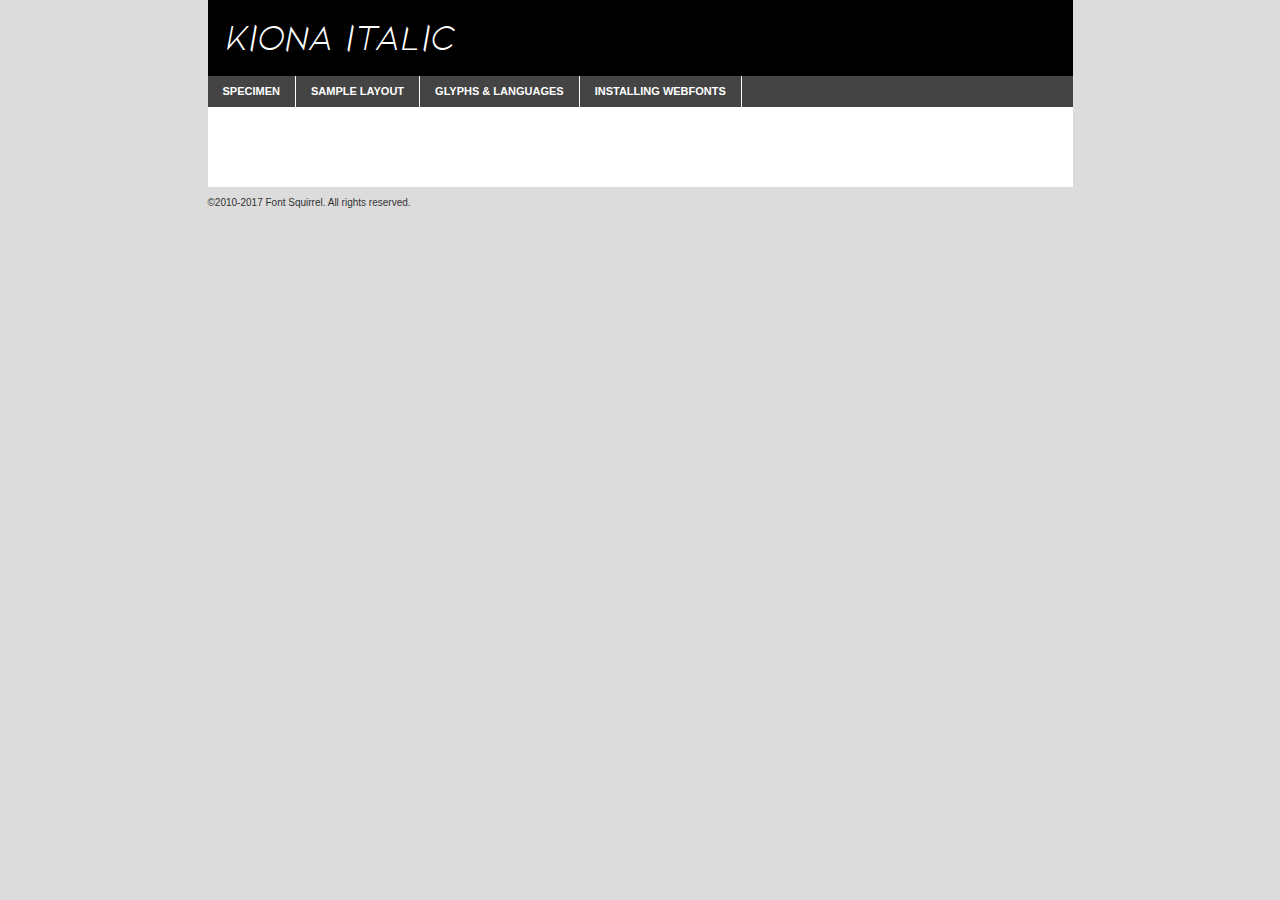
<file: fonts/kiona/kiona-itallic-demo.html>
<!DOCTYPE html PUBLIC "-//W3C//DTD XHTML 1.0 Transitional//EN"
        "http://www.w3.org/TR/xhtml1/DTD/xhtml1-transitional.dtd">

<html xmlns="http://www.w3.org/1999/xhtml" xml:lang="en" lang="en">
<head>
    <meta http-equiv="Content-Type" content="text/html; charset=utf-8"/>
    <script src="http://ajax.googleapis.com/ajax/libs/jquery/1.7.2/jquery.min.js" type="text/javascript" charset="utf-8"></script>
    <script type="text/javascript">
		(function($) {
			$.fn.easyTabs = function(option) {
				var param = jQuery.extend({ fadeSpeed: 'fast', defaultContent: 1, activeClass: 'active' }, option);
				$(this).each(function() {
					var thisId = '#' + this.id;
					if ( param.defaultContent == '' )
					{
						param.defaultContent = 1;
					}
					if ( typeof param.defaultContent == 'number' )
					{
						var defaultTab = $(thisId + ' .tabs li:eq(' + (param.defaultContent - 1) + ') a').attr('href').substr(1);
					}
					else
					{
						var defaultTab = param.defaultContent;
					}
					$(thisId + ' .tabs li a').each(function() {
						var tabToHide = $(this).attr('href').substr(1);
						$('#' + tabToHide).addClass('easytabs-tab-content');
					});
					hideAll();
					changeContent(defaultTab);

					function hideAll() {$(thisId + ' .easytabs-tab-content').hide();}

					function changeContent(tabId)
					{
						hideAll();
						$(thisId + ' .tabs li').removeClass(param.activeClass);
						$(thisId + ' .tabs li a[href=#' + tabId + ']').closest('li').addClass(param.activeClass);
						if ( param.fadeSpeed != 'none' )
						{
							$(thisId + ' #' + tabId).fadeIn(param.fadeSpeed);
						}
						else
						{
							$(thisId + ' #' + tabId).show();
						}
					}

					$(thisId + ' .tabs li').click(function() {
						var tabId = $(this).find('a').attr('href').substr(1);
						changeContent(tabId);
						return false;
					});
				});
			}
		})(jQuery);
    </script>
    <link rel="stylesheet" href="specimen_files/specimen_stylesheet.css" type="text/css" charset="utf-8"/>
    <link rel="stylesheet" href="stylesheet.css" type="text/css" charset="utf-8"/>

    <style type="text/css">
        		body {
			font-family: 'kionaitallic';
        		}

            </style>

    <title>Kiona Italic Specimen</title>


    <script type="text/javascript" charset="utf-8">
		$(document).ready(function() {
			$('#container').easyTabs({ defaultContent: 1 });
		});
    </script>
</head>

<body>
<div id="container">
    <div id="header">
		Kiona Italic    </div>
    <ul class="tabs">
        <li><a href="#specimen">Specimen</a></li>
        <li><a href="#layout">Sample Layout</a></li>
		        <li><a href="#glyphs">Glyphs &amp; Languages</a></li>
        <li><a href="#installing">Installing Webfonts</a></li>

    </ul>

    <div id="main_content">


        <div id="specimen">

            <div class="section">
                <div class="grid12 firstcol">
                    <div class="huge">AaBb</div>
                </div>
            </div>

            <div class="section">
                <div class="glyph_range">A&#x200B;B&#x200b;C&#x200b;D&#x200b;E&#x200b;F&#x200b;G&#x200b;H&#x200b;I&#x200b;J&#x200b;K&#x200b;L&#x200b;M&#x200b;N&#x200b;O&#x200b;P&#x200b;Q&#x200b;R&#x200b;S&#x200b;T&#x200b;U&#x200b;V&#x200b;W&#x200b;X&#x200b;Y&#x200b;Z&#x200b;a&#x200b;b&#x200b;c&#x200b;d&#x200b;e&#x200b;f&#x200b;g&#x200b;h&#x200b;i&#x200b;j&#x200b;k&#x200b;l&#x200b;m&#x200b;n&#x200b;o&#x200b;p&#x200b;q&#x200b;r&#x200b;s&#x200b;t&#x200b;u&#x200b;v&#x200b;w&#x200b;x&#x200b;y&#x200b;z&#x200b;1&#x200b;2&#x200b;3&#x200b;4&#x200b;5&#x200b;6&#x200b;7&#x200b;8&#x200b;9&#x200b;0&#x200b;&amp;&#x200b;.&#x200b;,&#x200b;?&#x200b;!&#x200b;&#64;&#x200b;(&#x200b;)&#x200b;#&#x200b;$&#x200b;%&#x200b;*&#x200b;+&#x200b;-&#x200b;=&#x200b;:&#x200b;;</div>
            </div>
            <div class="section">
                <div class="grid12 firstcol">
                    <table class="sample_table">
                        <tr>
                            <td>10</td>
                            <td class="size10">abcdefghijklmnopqrstuvwxyzABCDEFGHIJKLMNOPQRSTUVWXYZ0123456789abcdefghijklmnopqrstuvwxyzABCDEFGHIJKLMNOPQRSTUVWXYZ0123456789abcdefghijklmnopqrstuvwxyzABCDEFGHIJKLMNOPQRSTUVWXYZ</td>
                        </tr>
                        <tr>
                            <td>11</td>
                            <td class="size11">abcdefghijklmnopqrstuvwxyzABCDEFGHIJKLMNOPQRSTUVWXYZ0123456789abcdefghijklmnopqrstuvwxyzABCDEFGHIJKLMNOPQRSTUVWXYZ0123456789abcdefghijklmnopqrstuvwxyzABCDEFGHIJKLMNOPQRSTUVWXYZ</td>
                        </tr>
                        <tr>
                            <td>12</td>
                            <td class="size12">abcdefghijklmnopqrstuvwxyzABCDEFGHIJKLMNOPQRSTUVWXYZ0123456789abcdefghijklmnopqrstuvwxyzABCDEFGHIJKLMNOPQRSTUVWXYZ0123456789abcdefghijklmnopqrstuvwxyzABCDEFGHIJKLMNOPQRSTUVWXYZ</td>
                        </tr>
                        <tr>
                            <td>13</td>
                            <td class="size13">abcdefghijklmnopqrstuvwxyzABCDEFGHIJKLMNOPQRSTUVWXYZ0123456789abcdefghijklmnopqrstuvwxyzABCDEFGHIJKLMNOPQRSTUVWXYZ0123456789abcdefghijklmnopqrstuvwxyzABCDEFGHIJKLMNOPQRSTUVWXYZ</td>
                        </tr>
                        <tr>
                            <td>14</td>
                            <td class="size14">abcdefghijklmnopqrstuvwxyzABCDEFGHIJKLMNOPQRSTUVWXYZ0123456789abcdefghijklmnopqrstuvwxyzABCDEFGHIJKLMNOPQRSTUVWXYZ0123456789abcdefghijklmnopqrstuvwxyzABCDEFGHIJKLMNOPQRSTUVWXYZ</td>
                        </tr>
                        <tr>
                            <td>16</td>
                            <td class="size16">abcdefghijklmnopqrstuvwxyzABCDEFGHIJKLMNOPQRSTUVWXYZ0123456789abcdefghijklmnopqrstuvwxyzABCDEFGHIJKLMNOPQRSTUVWXYZ</td>
                        </tr>
                        <tr>
                            <td>18</td>
                            <td class="size18">abcdefghijklmnopqrstuvwxyzABCDEFGHIJKLMNOPQRSTUVWXYZ0123456789abcdefghijklmnopqrstuvwxyzABCDEFGHIJKLMNOPQRSTUVWXYZ</td>
                        </tr>
                        <tr>
                            <td>20</td>
                            <td class="size20">abcdefghijklmnopqrstuvwxyzABCDEFGHIJKLMNOPQRSTUVWXYZ0123456789abcdefghijklmnopqrstuvwxyzABCDEFGHIJKLMNOPQRSTUVWXYZ</td>
                        </tr>
                        <tr>
                            <td>24</td>
                            <td class="size24">abcdefghijklmnopqrstuvwxyzABCDEFGHIJKLMNOPQRSTUVWXYZ0123456789abcdefghijklmnopqrstuvwxyzABCDEFGHIJKLMNOPQRSTUVWXYZ</td>
                        </tr>
                        <tr>
                            <td>30</td>
                            <td class="size30">abcdefghijklmnopqrstuvwxyzABCDEFGHIJKLMNOPQRSTUVWXYZ0123456789abcdefghijklmnopqrstuvwxyzABCDEFGHIJKLMNOPQRSTUVWXYZ</td>
                        </tr>
                        <tr>
                            <td>36</td>
                            <td class="size36">abcdefghijklmnopqrstuvwxyzABCDEFGHIJKLMNOPQRSTUVWXYZ0123456789abcdefghijklmnopqrstuvwxyzABCDEFGHIJKLMNOPQRSTUVWXYZ</td>
                        </tr>
                        <tr>
                            <td>48</td>
                            <td class="size48">abcdefghijklmnopqrstuvwxyzABCDEFGHIJKLMNOPQRSTUVWXYZ0123456789abcdefghijklmnopqrstuvwxyzABCDEFGHIJKLMNOPQRSTUVWXYZ</td>
                        </tr>
                        <tr>
                            <td>60</td>
                            <td class="size60">abcdefghijklmnopqrstuvwxyzABCDEFGHIJKLMNOPQRSTUVWXYZ0123456789abcdefghijklmnopqrstuvwxyzABCDEFGHIJKLMNOPQRSTUVWXYZ</td>
                        </tr>
                        <tr>
                            <td>72</td>
                            <td class="size72">abcdefghijklmnopqrstuvwxyzABCDEFGHIJKLMNOPQRSTUVWXYZ0123456789abcdefghijklmnopqrstuvwxyzABCDEFGHIJKLMNOPQRSTUVWXYZ</td>
                        </tr>
                        <tr>
                            <td>90</td>
                            <td class="size90">abcdefghijklmnopqrstuvwxyzABCDEFGHIJKLMNOPQRSTUVWXYZ0123456789abcdefghijklmnopqrstuvwxyzABCDEFGHIJKLMNOPQRSTUVWXYZ</td>
                        </tr>
                    </table>

                </div>

            </div>


            <div class="section" id="bodycomparison">


                <div id="xheight">
                    <div class="fontbody">&#x25FC;&#x25FC;&#x25FC;&#x25FC;&#x25FC;&#x25FC;&#x25FC;&#x25FC;&#x25FC;&#x25FC;&#x25FC;&#x25FC;&#x25FC;&#x25FC;&#x25FC;&#x25FC;&#x25FC;&#x25FC;&#x25FC;&#x25FC;&#x25FC;&#x25FC;&#x25FC;&#x25FC;&#x25FC;&#x25FC;&#x25FC;&#x25FC;&#x25FC;&#x25FC;&#x25FC;&#x25FC;&#x25FC;&#x25FC;&#x25FC;&#x25FC;&#x25FC;&#x25FC;&#x25FC;&#x25FC;&#x25FC;&#x25FC;&#x25FC;&#x25FC;&#x25FC;&#x25FC;&#x25FC;&#x25FC;&#x25FC;&#x25FC;&#x25FC;&#x25FC;&#x25FC;&#x25FC;&#x25FC;&#x25FC;&#x25FC;&#x25FC;&#x25FC;&#x25FC;&#x25FC;&#x25FC;&#x25FC;&#x25FC;&#x25FC;&#x25FC;&#x25FC;&#x25FC;&#x25FC;&#x25FC;&#x25FC;&#x25FC;&#x25FC;&#x25FC;&#x25FC;&#x25FC;&#x25FC;&#x25FC;&#x25FC;&#x25FC;&#x25FC;&#x25FC;&#x25FC;&#x25FC;&#x25FC;&#x25FC;&#x25FC;&#x25FC;&#x25FC;&#x25FC;&#x25FC;&#x25FC;&#x25FC;&#x25FC;&#x25FC;&#x25FC;&#x25FC;&#x25FC;&#x25FC;body</div>
                    <div class="arialbody">body</div>
                    <div class="verdanabody">body</div>
                    <div class="georgiabody">body</div>
                </div>
                <div class="fontbody" style="z-index:1">
                    body<span>Kiona Italic</span>
                </div>
                <div class="arialbody" style="z-index:1">
                    body<span>Arial</span>
                </div>
                <div class="verdanabody" style="z-index:1">
                    body<span>Verdana</span>
                </div>
                <div class="georgiabody" style="z-index:1">
                    body<span>Georgia</span>
                </div>


            </div>


            <div class="section psample psample_row1" id="">

                <div class="grid2 firstcol">
                    <p class="size10"><span>10.</span>Aenean lacinia bibendum nulla sed consectetur. Fusce dapibus, tellus ac cursus commodo, tortor mauris condimentum nibh, ut fermentum massa justo sit amet risus. Nullam id dolor id nibh ultricies vehicula ut id elit. Cum sociis natoque penatibus et magnis dis parturient montes, nascetur ridiculus mus. Nulla vitae elit libero, a pharetra augue.</p>

                </div>
                <div class="grid3">
                    <p class="size11"><span>11.</span>Aenean lacinia bibendum nulla sed consectetur. Fusce dapibus, tellus ac cursus commodo, tortor mauris condimentum nibh, ut fermentum massa justo sit amet risus. Nullam id dolor id nibh ultricies vehicula ut id elit. Cum sociis natoque penatibus et magnis dis parturient montes, nascetur ridiculus mus. Nulla vitae elit libero, a pharetra augue.</p>

                </div>
                <div class="grid3">
                    <p class="size12"><span>12.</span>Aenean lacinia bibendum nulla sed consectetur. Fusce dapibus, tellus ac cursus commodo, tortor mauris condimentum nibh, ut fermentum massa justo sit amet risus. Nullam id dolor id nibh ultricies vehicula ut id elit. Cum sociis natoque penatibus et magnis dis parturient montes, nascetur ridiculus mus. Nulla vitae elit libero, a pharetra augue.</p>

                </div>
                <div class="grid4">
                    <p class="size13"><span>13.</span>Aenean lacinia bibendum nulla sed consectetur. Fusce dapibus, tellus ac cursus commodo, tortor mauris condimentum nibh, ut fermentum massa justo sit amet risus. Nullam id dolor id nibh ultricies vehicula ut id elit. Cum sociis natoque penatibus et magnis dis parturient montes, nascetur ridiculus mus. Nulla vitae elit libero, a pharetra augue.</p>

                </div>
                <div class="white_blend"></div>

            </div>
            <div class="section psample psample_row2" id="">
                <div class="grid3 firstcol">
                    <p class="size14"><span>14.</span>Aenean lacinia bibendum nulla sed consectetur. Fusce dapibus, tellus ac cursus commodo, tortor mauris condimentum nibh, ut fermentum massa justo sit amet risus. Nullam id dolor id nibh ultricies vehicula ut id elit. Cum sociis natoque penatibus et magnis dis parturient montes, nascetur ridiculus mus. Nulla vitae elit libero, a pharetra augue.</p>

                </div>
                <div class="grid4">
                    <p class="size16"><span>16.</span>Aenean lacinia bibendum nulla sed consectetur. Fusce dapibus, tellus ac cursus commodo, tortor mauris condimentum nibh, ut fermentum massa justo sit amet risus. Nullam id dolor id nibh ultricies vehicula ut id elit. Cum sociis natoque penatibus et magnis dis parturient montes, nascetur ridiculus mus. Nulla vitae elit libero, a pharetra augue.</p>

                </div>
                <div class="grid5">
                    <p class="size18"><span>18.</span>Aenean lacinia bibendum nulla sed consectetur. Fusce dapibus, tellus ac cursus commodo, tortor mauris condimentum nibh, ut fermentum massa justo sit amet risus. Nullam id dolor id nibh ultricies vehicula ut id elit. Cum sociis natoque penatibus et magnis dis parturient montes, nascetur ridiculus mus. Nulla vitae elit libero, a pharetra augue.</p>

                </div>

                <div class="white_blend"></div>

            </div>

            <div class="section psample psample_row3" id="">
                <div class="grid5 firstcol">
                    <p class="size20"><span>20.</span>Aenean lacinia bibendum nulla sed consectetur. Fusce dapibus, tellus ac cursus commodo, tortor mauris condimentum nibh, ut fermentum massa justo sit amet risus. Nullam id dolor id nibh ultricies vehicula ut id elit. Cum sociis natoque penatibus et magnis dis parturient montes, nascetur ridiculus mus. Nulla vitae elit libero, a pharetra augue.</p>
                </div>
                <div class="grid7">
                    <p class="size24"><span>24.</span>Aenean lacinia bibendum nulla sed consectetur. Fusce dapibus, tellus ac cursus commodo, tortor mauris condimentum nibh, ut fermentum massa justo sit amet risus. Nullam id dolor id nibh ultricies vehicula ut id elit. Cum sociis natoque penatibus et magnis dis parturient montes, nascetur ridiculus mus. Nulla vitae elit libero, a pharetra augue.</p>
                </div>

                <div class="white_blend"></div>

            </div>

            <div class="section psample psample_row4" id="">
                <div class="grid12 firstcol">
                    <p class="size30"><span>30.</span>Aenean lacinia bibendum nulla sed consectetur. Fusce dapibus, tellus ac cursus commodo, tortor mauris condimentum nibh, ut fermentum massa justo sit amet risus. Nullam id dolor id nibh ultricies vehicula ut id elit. Cum sociis natoque penatibus et magnis dis parturient montes, nascetur ridiculus mus. Nulla vitae elit libero, a pharetra augue.</p>
                </div>
                <div class="white_blend"></div>

            </div>


            <div class="section psample psample_row1 fullreverse">
                <div class="grid2 firstcol">
                    <p class="size10"><span>10.</span>Aenean lacinia bibendum nulla sed consectetur. Fusce dapibus, tellus ac cursus commodo, tortor mauris condimentum nibh, ut fermentum massa justo sit amet risus. Nullam id dolor id nibh ultricies vehicula ut id elit. Cum sociis natoque penatibus et magnis dis parturient montes, nascetur ridiculus mus. Nulla vitae elit libero, a pharetra augue.</p>

                </div>
                <div class="grid3">
                    <p class="size11"><span>11.</span>Aenean lacinia bibendum nulla sed consectetur. Fusce dapibus, tellus ac cursus commodo, tortor mauris condimentum nibh, ut fermentum massa justo sit amet risus. Nullam id dolor id nibh ultricies vehicula ut id elit. Cum sociis natoque penatibus et magnis dis parturient montes, nascetur ridiculus mus. Nulla vitae elit libero, a pharetra augue.</p>

                </div>
                <div class="grid3">
                    <p class="size12"><span>12.</span>Aenean lacinia bibendum nulla sed consectetur. Fusce dapibus, tellus ac cursus commodo, tortor mauris condimentum nibh, ut fermentum massa justo sit amet risus. Nullam id dolor id nibh ultricies vehicula ut id elit. Cum sociis natoque penatibus et magnis dis parturient montes, nascetur ridiculus mus. Nulla vitae elit libero, a pharetra augue.</p>

                </div>
                <div class="grid4">
                    <p class="size13"><span>13.</span>Aenean lacinia bibendum nulla sed consectetur. Fusce dapibus, tellus ac cursus commodo, tortor mauris condimentum nibh, ut fermentum massa justo sit amet risus. Nullam id dolor id nibh ultricies vehicula ut id elit. Cum sociis natoque penatibus et magnis dis parturient montes, nascetur ridiculus mus. Nulla vitae elit libero, a pharetra augue.</p>

                </div>
                <div class="black_blend"></div>

            </div>

            <div class="section psample psample_row2 fullreverse">
                <div class="grid3 firstcol">
                    <p class="size14"><span>14.</span>Aenean lacinia bibendum nulla sed consectetur. Fusce dapibus, tellus ac cursus commodo, tortor mauris condimentum nibh, ut fermentum massa justo sit amet risus. Nullam id dolor id nibh ultricies vehicula ut id elit. Cum sociis natoque penatibus et magnis dis parturient montes, nascetur ridiculus mus. Nulla vitae elit libero, a pharetra augue.</p>

                </div>
                <div class="grid4">
                    <p class="size16"><span>16.</span>Aenean lacinia bibendum nulla sed consectetur. Fusce dapibus, tellus ac cursus commodo, tortor mauris condimentum nibh, ut fermentum massa justo sit amet risus. Nullam id dolor id nibh ultricies vehicula ut id elit. Cum sociis natoque penatibus et magnis dis parturient montes, nascetur ridiculus mus. Nulla vitae elit libero, a pharetra augue.</p>

                </div>
                <div class="grid5">
                    <p class="size18"><span>18.</span>Aenean lacinia bibendum nulla sed consectetur. Fusce dapibus, tellus ac cursus commodo, tortor mauris condimentum nibh, ut fermentum massa justo sit amet risus. Nullam id dolor id nibh ultricies vehicula ut id elit. Cum sociis natoque penatibus et magnis dis parturient montes, nascetur ridiculus mus. Nulla vitae elit libero, a pharetra augue.</p>

                </div>
                <div class="black_blend"></div>

            </div>

            <div class="section psample fullreverse psample_row3" id="">
                <div class="grid5 firstcol">
                    <p class="size20"><span>20.</span>Aenean lacinia bibendum nulla sed consectetur. Fusce dapibus, tellus ac cursus commodo, tortor mauris condimentum nibh, ut fermentum massa justo sit amet risus. Nullam id dolor id nibh ultricies vehicula ut id elit. Cum sociis natoque penatibus et magnis dis parturient montes, nascetur ridiculus mus. Nulla vitae elit libero, a pharetra augue.</p>
                </div>
                <div class="grid7">
                    <p class="size24"><span>24.</span>Aenean lacinia bibendum nulla sed consectetur. Fusce dapibus, tellus ac cursus commodo, tortor mauris condimentum nibh, ut fermentum massa justo sit amet risus. Nullam id dolor id nibh ultricies vehicula ut id elit. Cum sociis natoque penatibus et magnis dis parturient montes, nascetur ridiculus mus. Nulla vitae elit libero, a pharetra augue.</p>
                </div>

                <div class="black_blend"></div>

            </div>

            <div class="section psample fullreverse psample_row4" id="" style="border-bottom: 20px #000 solid;">
                <div class="grid12 firstcol">
                    <p class="size30"><span>30.</span>Aenean lacinia bibendum nulla sed consectetur. Fusce dapibus, tellus ac cursus commodo, tortor mauris condimentum nibh, ut fermentum massa justo sit amet risus. Nullam id dolor id nibh ultricies vehicula ut id elit. Cum sociis natoque penatibus et magnis dis parturient montes, nascetur ridiculus mus. Nulla vitae elit libero, a pharetra augue.</p>
                </div>
                <div class="black_blend"></div>

            </div>


        </div>

        <div id="layout">

            <div class="section">

                <div class="grid12 firstcol">
                    <h1>Lorem Ipsum Dolor</h1>
                    <h2>Etiam porta sem malesuada magna mollis euismod</h2>

                    <p class="byline">By <a href="#link">Aenean Lacinia</a></p>
                </div>
            </div>
            <div class="section">
                <div class="grid8 firstcol">
                    <p class="large">Donec sed odio dui. Morbi leo risus, porta ac consectetur ac, vestibulum at eros. Fusce dapibus, tellus ac cursus commodo, tortor mauris condimentum nibh, ut fermentum massa justo sit amet risus. </p>


                    <h3>Pellentesque ornare sem</h3>

                    <p>Maecenas sed diam eget risus varius blandit sit amet non magna. Maecenas faucibus mollis interdum. Donec ullamcorper nulla non metus auctor fringilla. Nullam id dolor id nibh ultricies vehicula ut id elit. Nullam id dolor id nibh ultricies vehicula ut id elit. </p>

                    <p>Aenean eu leo quam. Pellentesque ornare sem lacinia quam venenatis vestibulum. Lorem ipsum dolor sit amet, consectetur adipiscing elit. Cum sociis natoque penatibus et magnis dis parturient montes, nascetur ridiculus mus. </p>

                    <p>Nulla vitae elit libero, a pharetra augue. Praesent commodo cursus magna, vel scelerisque nisl consectetur et. Aenean lacinia bibendum nulla sed consectetur. </p>

                    <p>Nullam quis risus eget urna mollis ornare vel eu leo. Nullam quis risus eget urna mollis ornare vel eu leo. Maecenas sed diam eget risus varius blandit sit amet non magna. Donec ullamcorper nulla non metus auctor fringilla. </p>

                    <h3>Cras mattis consectetur</h3>

                    <p>Aenean eu leo quam. Pellentesque ornare sem lacinia quam venenatis vestibulum. Aenean lacinia bibendum nulla sed consectetur. Integer posuere erat a ante venenatis dapibus posuere velit aliquet. Cras mattis consectetur purus sit amet fermentum. </p>

                    <p>Nullam id dolor id nibh ultricies vehicula ut id elit. Nullam quis risus eget urna mollis ornare vel eu leo. Cras mattis consectetur purus sit amet fermentum.</p>
                </div>

                <div class="grid4 sidebar">

                    <div class="box reverse">
                        <p class="last">Nullam quis risus eget urna mollis ornare vel eu leo. Donec ullamcorper nulla non metus auctor fringilla. Cras mattis consectetur purus sit amet fermentum. Sed posuere consectetur est at lobortis. Lorem ipsum dolor sit amet, consectetur adipiscing elit. </p>
                    </div>

                    <p class="caption">Maecenas sed diam eget risus varius.</p>

                    <p>Vestibulum id ligula porta felis euismod semper. Integer posuere erat a ante venenatis dapibus posuere velit aliquet. Vestibulum id ligula porta felis euismod semper. Sed posuere consectetur est at lobortis. Maecenas sed diam eget risus varius blandit sit amet non magna. Fusce dapibus, tellus ac cursus commodo, tortor mauris condimentum nibh, ut fermentum massa justo sit amet risus. </p>


                    <p>Duis mollis, est non commodo luctus, nisi erat porttitor ligula, eget lacinia odio sem nec elit. Aenean lacinia bibendum nulla sed consectetur. Vivamus sagittis lacus vel augue laoreet rutrum faucibus dolor auctor. Aenean lacinia bibendum nulla sed consectetur. Nullam quis risus eget urna mollis ornare vel eu leo. </p>

                    <p>Praesent commodo cursus magna, vel scelerisque nisl consectetur et. Donec ullamcorper nulla non metus auctor fringilla. Maecenas faucibus mollis interdum. Fusce dapibus, tellus ac cursus commodo, tortor mauris condimentum nibh, ut fermentum massa justo sit amet risus. </p>

                </div>
            </div>

        </div>


		

        <div id="glyphs">
            <div class="section">
                <div class="grid12 firstcol">

                    <h1>Language Support</h1>
                    <p>The subset of Kiona Italic in this kit supports the following languages:<br/>

						Albanian, Basque, Breton, Chamorro, Danish, Dutch, English, Finnish, French, Frisian, Galician, German, Italian, Malagasy, Norwegian, Portuguese, Spanish, Alsatian, Aragonese, Arapaho, Arrernte, Asturian, Aymara, Bislama, Cebuano, Corsican, Fijian, French_creole, Genoese, Gilbertese, Greenlandic, Haitian_creole, Hiligaynon, Hmong, Hopi, Ibanag, Iloko_ilokano, Indonesian, Interglossa_glosa, Interlingua, Irish_gaelic, Jerriais, Lojban, Lombard, Luxembourgeois, Manx, Mohawk, Norfolk_pitcairnese, Occitan, Oromo, Pangasinan, Papiamento, Piedmontese, Potawatomi, Rhaeto-romance, Romansh, Rotokas, Sami_lule, Samoan, Sardinian, Scots_gaelic, Seychelles_creole, Shona, Sicilian, Somali, Southern_ndebele, Swahili, Swati_swazi, Tagalog_filipino_pilipino, Tetum, Tok_pisin, Uyghur_latinized, Volapuk, Walloon, Warlpiri, Xhosa, Yapese, Zulu, Latinbasic, Demo                    </p>
                    <h1>Glyph Chart</h1>
                    <p>The subset of Kiona Italic in this kit includes all the glyphs listed below. Unicode entities are included above each glyph to help you insert individual characters into your layout.</p>
                    <div id="glyph_chart">

																				                                <div><p>&amp;#32;</p>&#32;</div>
																				                                <div><p>&amp;#33;</p>&#33;</div>
																				                                <div><p>&amp;#34;</p>&#34;</div>
																				                                <div><p>&amp;#35;</p>&#35;</div>
																				                                <div><p>&amp;#36;</p>&#36;</div>
																				                                <div><p>&amp;#37;</p>&#37;</div>
																				                                <div><p>&amp;#38;</p>&#38;</div>
																				                                <div><p>&amp;#39;</p>&#39;</div>
																				                                <div><p>&amp;#40;</p>&#40;</div>
																				                                <div><p>&amp;#41;</p>&#41;</div>
																				                                <div><p>&amp;#42;</p>&#42;</div>
																				                                <div><p>&amp;#43;</p>&#43;</div>
																				                                <div><p>&amp;#44;</p>&#44;</div>
																				                                <div><p>&amp;#45;</p>&#45;</div>
																				                                <div><p>&amp;#46;</p>&#46;</div>
																				                                <div><p>&amp;#47;</p>&#47;</div>
																				                                <div><p>&amp;#48;</p>&#48;</div>
																				                                <div><p>&amp;#49;</p>&#49;</div>
																				                                <div><p>&amp;#50;</p>&#50;</div>
																				                                <div><p>&amp;#51;</p>&#51;</div>
																				                                <div><p>&amp;#52;</p>&#52;</div>
																				                                <div><p>&amp;#53;</p>&#53;</div>
																				                                <div><p>&amp;#54;</p>&#54;</div>
																				                                <div><p>&amp;#55;</p>&#55;</div>
																				                                <div><p>&amp;#56;</p>&#56;</div>
																				                                <div><p>&amp;#57;</p>&#57;</div>
																				                                <div><p>&amp;#58;</p>&#58;</div>
																				                                <div><p>&amp;#59;</p>&#59;</div>
																				                                <div><p>&amp;#60;</p>&#60;</div>
																				                                <div><p>&amp;#61;</p>&#61;</div>
																				                                <div><p>&amp;#62;</p>&#62;</div>
																				                                <div><p>&amp;#63;</p>&#63;</div>
																				                                <div><p>&amp;#64;</p>&#64;</div>
																				                                <div><p>&amp;#65;</p>&#65;</div>
																				                                <div><p>&amp;#66;</p>&#66;</div>
																				                                <div><p>&amp;#67;</p>&#67;</div>
																				                                <div><p>&amp;#68;</p>&#68;</div>
																				                                <div><p>&amp;#69;</p>&#69;</div>
																				                                <div><p>&amp;#70;</p>&#70;</div>
																				                                <div><p>&amp;#71;</p>&#71;</div>
																				                                <div><p>&amp;#72;</p>&#72;</div>
																				                                <div><p>&amp;#73;</p>&#73;</div>
																				                                <div><p>&amp;#74;</p>&#74;</div>
																				                                <div><p>&amp;#75;</p>&#75;</div>
																				                                <div><p>&amp;#76;</p>&#76;</div>
																				                                <div><p>&amp;#77;</p>&#77;</div>
																				                                <div><p>&amp;#78;</p>&#78;</div>
																				                                <div><p>&amp;#79;</p>&#79;</div>
																				                                <div><p>&amp;#80;</p>&#80;</div>
																				                                <div><p>&amp;#81;</p>&#81;</div>
																				                                <div><p>&amp;#82;</p>&#82;</div>
																				                                <div><p>&amp;#83;</p>&#83;</div>
																				                                <div><p>&amp;#84;</p>&#84;</div>
																				                                <div><p>&amp;#85;</p>&#85;</div>
																				                                <div><p>&amp;#86;</p>&#86;</div>
																				                                <div><p>&amp;#87;</p>&#87;</div>
																				                                <div><p>&amp;#88;</p>&#88;</div>
																				                                <div><p>&amp;#89;</p>&#89;</div>
																				                                <div><p>&amp;#90;</p>&#90;</div>
																				                                <div><p>&amp;#91;</p>&#91;</div>
																				                                <div><p>&amp;#92;</p>&#92;</div>
																				                                <div><p>&amp;#93;</p>&#93;</div>
																				                                <div><p>&amp;#94;</p>&#94;</div>
																				                                <div><p>&amp;#95;</p>&#95;</div>
																				                                <div><p>&amp;#97;</p>&#97;</div>
																				                                <div><p>&amp;#98;</p>&#98;</div>
																				                                <div><p>&amp;#99;</p>&#99;</div>
																				                                <div><p>&amp;#100;</p>&#100;</div>
																				                                <div><p>&amp;#101;</p>&#101;</div>
																				                                <div><p>&amp;#102;</p>&#102;</div>
																				                                <div><p>&amp;#103;</p>&#103;</div>
																				                                <div><p>&amp;#104;</p>&#104;</div>
																				                                <div><p>&amp;#105;</p>&#105;</div>
																				                                <div><p>&amp;#106;</p>&#106;</div>
																				                                <div><p>&amp;#107;</p>&#107;</div>
																				                                <div><p>&amp;#108;</p>&#108;</div>
																				                                <div><p>&amp;#109;</p>&#109;</div>
																				                                <div><p>&amp;#110;</p>&#110;</div>
																				                                <div><p>&amp;#111;</p>&#111;</div>
																				                                <div><p>&amp;#112;</p>&#112;</div>
																				                                <div><p>&amp;#113;</p>&#113;</div>
																				                                <div><p>&amp;#114;</p>&#114;</div>
																				                                <div><p>&amp;#115;</p>&#115;</div>
																				                                <div><p>&amp;#116;</p>&#116;</div>
																				                                <div><p>&amp;#117;</p>&#117;</div>
																				                                <div><p>&amp;#118;</p>&#118;</div>
																				                                <div><p>&amp;#119;</p>&#119;</div>
																				                                <div><p>&amp;#120;</p>&#120;</div>
																				                                <div><p>&amp;#121;</p>&#121;</div>
																				                                <div><p>&amp;#122;</p>&#122;</div>
																				                                <div><p>&amp;#123;</p>&#123;</div>
																				                                <div><p>&amp;#124;</p>&#124;</div>
																				                                <div><p>&amp;#125;</p>&#125;</div>
																				                                <div><p>&amp;#160;</p>&#160;</div>
																				                                <div><p>&amp;#161;</p>&#161;</div>
																				                                <div><p>&amp;#162;</p>&#162;</div>
																				                                <div><p>&amp;#163;</p>&#163;</div>
																				                                <div><p>&amp;#169;</p>&#169;</div>
																				                                <div><p>&amp;#171;</p>&#171;</div>
																				                                <div><p>&amp;#173;</p>&#173;</div>
																				                                <div><p>&amp;#176;</p>&#176;</div>
																				                                <div><p>&amp;#187;</p>&#187;</div>
																				                                <div><p>&amp;#191;</p>&#191;</div>
																				                                <div><p>&amp;#192;</p>&#192;</div>
																				                                <div><p>&amp;#193;</p>&#193;</div>
																				                                <div><p>&amp;#194;</p>&#194;</div>
																				                                <div><p>&amp;#195;</p>&#195;</div>
																				                                <div><p>&amp;#196;</p>&#196;</div>
																				                                <div><p>&amp;#197;</p>&#197;</div>
																				                                <div><p>&amp;#198;</p>&#198;</div>
																				                                <div><p>&amp;#199;</p>&#199;</div>
																				                                <div><p>&amp;#200;</p>&#200;</div>
																				                                <div><p>&amp;#201;</p>&#201;</div>
																				                                <div><p>&amp;#202;</p>&#202;</div>
																				                                <div><p>&amp;#203;</p>&#203;</div>
																				                                <div><p>&amp;#204;</p>&#204;</div>
																				                                <div><p>&amp;#205;</p>&#205;</div>
																				                                <div><p>&amp;#206;</p>&#206;</div>
																				                                <div><p>&amp;#207;</p>&#207;</div>
																				                                <div><p>&amp;#208;</p>&#208;</div>
																				                                <div><p>&amp;#209;</p>&#209;</div>
																				                                <div><p>&amp;#210;</p>&#210;</div>
																				                                <div><p>&amp;#211;</p>&#211;</div>
																				                                <div><p>&amp;#212;</p>&#212;</div>
																				                                <div><p>&amp;#213;</p>&#213;</div>
																				                                <div><p>&amp;#214;</p>&#214;</div>
																				                                <div><p>&amp;#215;</p>&#215;</div>
																				                                <div><p>&amp;#216;</p>&#216;</div>
																				                                <div><p>&amp;#217;</p>&#217;</div>
																				                                <div><p>&amp;#218;</p>&#218;</div>
																				                                <div><p>&amp;#219;</p>&#219;</div>
																				                                <div><p>&amp;#220;</p>&#220;</div>
																				                                <div><p>&amp;#221;</p>&#221;</div>
																				                                <div><p>&amp;#223;</p>&#223;</div>
																				                                <div><p>&amp;#224;</p>&#224;</div>
																				                                <div><p>&amp;#225;</p>&#225;</div>
																				                                <div><p>&amp;#226;</p>&#226;</div>
																				                                <div><p>&amp;#227;</p>&#227;</div>
																				                                <div><p>&amp;#228;</p>&#228;</div>
																				                                <div><p>&amp;#229;</p>&#229;</div>
																				                                <div><p>&amp;#230;</p>&#230;</div>
																				                                <div><p>&amp;#231;</p>&#231;</div>
																				                                <div><p>&amp;#232;</p>&#232;</div>
																				                                <div><p>&amp;#233;</p>&#233;</div>
																				                                <div><p>&amp;#234;</p>&#234;</div>
																				                                <div><p>&amp;#235;</p>&#235;</div>
																				                                <div><p>&amp;#236;</p>&#236;</div>
																				                                <div><p>&amp;#237;</p>&#237;</div>
																				                                <div><p>&amp;#238;</p>&#238;</div>
																				                                <div><p>&amp;#239;</p>&#239;</div>
																				                                <div><p>&amp;#241;</p>&#241;</div>
																				                                <div><p>&amp;#242;</p>&#242;</div>
																				                                <div><p>&amp;#243;</p>&#243;</div>
																				                                <div><p>&amp;#244;</p>&#244;</div>
																				                                <div><p>&amp;#245;</p>&#245;</div>
																				                                <div><p>&amp;#246;</p>&#246;</div>
																				                                <div><p>&amp;#248;</p>&#248;</div>
																				                                <div><p>&amp;#249;</p>&#249;</div>
																				                                <div><p>&amp;#250;</p>&#250;</div>
																				                                <div><p>&amp;#251;</p>&#251;</div>
																				                                <div><p>&amp;#252;</p>&#252;</div>
																				                                <div><p>&amp;#253;</p>&#253;</div>
																				                                <div><p>&amp;#255;</p>&#255;</div>
																				                                <div><p>&amp;#338;</p>&#338;</div>
																				                                <div><p>&amp;#339;</p>&#339;</div>
																				                                <div><p>&amp;#376;</p>&#376;</div>
																				                                <div><p>&amp;#8192;</p>&#8192;</div>
																				                                <div><p>&amp;#8193;</p>&#8193;</div>
																				                                <div><p>&amp;#8194;</p>&#8194;</div>
																				                                <div><p>&amp;#8195;</p>&#8195;</div>
																				                                <div><p>&amp;#8196;</p>&#8196;</div>
																				                                <div><p>&amp;#8197;</p>&#8197;</div>
																				                                <div><p>&amp;#8198;</p>&#8198;</div>
																				                                <div><p>&amp;#8199;</p>&#8199;</div>
																				                                <div><p>&amp;#8200;</p>&#8200;</div>
																				                                <div><p>&amp;#8201;</p>&#8201;</div>
																				                                <div><p>&amp;#8202;</p>&#8202;</div>
																				                                <div><p>&amp;#8208;</p>&#8208;</div>
																				                                <div><p>&amp;#8209;</p>&#8209;</div>
																				                                <div><p>&amp;#8210;</p>&#8210;</div>
																				                                <div><p>&amp;#8211;</p>&#8211;</div>
																				                                <div><p>&amp;#8212;</p>&#8212;</div>
																				                                <div><p>&amp;#8216;</p>&#8216;</div>
																				                                <div><p>&amp;#8217;</p>&#8217;</div>
																				                                <div><p>&amp;#8218;</p>&#8218;</div>
																				                                <div><p>&amp;#8220;</p>&#8220;</div>
																				                                <div><p>&amp;#8221;</p>&#8221;</div>
																				                                <div><p>&amp;#8222;</p>&#8222;</div>
																				                                <div><p>&amp;#8230;</p>&#8230;</div>
																				                                <div><p>&amp;#8239;</p>&#8239;</div>
																				                                <div><p>&amp;#8249;</p>&#8249;</div>
																				                                <div><p>&amp;#8250;</p>&#8250;</div>
																				                                <div><p>&amp;#8287;</p>&#8287;</div>
																				                                <div><p>&amp;#8364;</p>&#8364;</div>
																				                                <div><p>&amp;#8482;</p>&#8482;</div>
																				                                <div><p>&amp;#9724;</p>&#9724;</div>
																																																										                    </div>
                </div>


            </div>
        </div>


        <div id="specs">

        </div>

        <div id="installing">
            <div class="section">
                <div class="grid7 firstcol">
                    <h1>Installing Webfonts</h1>

                    <p>Webfonts are supported by all major browser platforms but not all in the same way. There are currently four different font formats that must be included in order to target all browsers. This includes TTF, WOFF, EOT and SVG.</p>

                    <h2>1. Upload your webfonts</h2>
                    <p>You must upload your webfont kit to your website. They should be in or near the same directory as your CSS files.</p>

                    <h2>2. Include the webfont stylesheet</h2>
                    <p>A special CSS @font-face declaration helps the various browsers select the appropriate font it needs without causing you a bunch of headaches. Learn more about this syntax by reading the <a href="https://www.fontspring.com/blog/further-hardening-of-the-bulletproof-syntax">Fontspring blog post</a> about it. The code for it is as follows:</p>


                    <code>
                        @font-face{
                        font-family: 'MyWebFont';
                        src: url('WebFont.eot');
                        src: url('WebFont.eot?#iefix') format('embedded-opentype'),
                        url('WebFont.woff') format('woff'),
                        url('WebFont.ttf') format('truetype'),
                        url('WebFont.svg#webfont') format('svg');
                        }
                    </code>

                    <p>We've already gone ahead and generated the code for you. All you have to do is link to the stylesheet in your HTML, like this:</p>
                    <code>&lt;link rel=&quot;stylesheet&quot; href=&quot;stylesheet.css&quot; type=&quot;text/css&quot; charset=&quot;utf-8&quot; /&gt;</code>

                    <h2>3. Modify your own stylesheet</h2>
                    <p>To take advantage of your new fonts, you must tell your stylesheet to use them. Look at the original @font-face declaration above and find the property called "font-family." The name linked there will be what you use to reference the font. Prepend that webfont name to the font stack in the "font-family" property, inside the selector you want to change. For example:</p>
                    <code>p { font-family: 'WebFont', Arial, sans-serif; }</code>

                    <h2>4. Test</h2>
                    <p>Getting webfonts to work cross-browser <em>can</em> be tricky. Use the information in the sidebar to help you if you find that fonts aren't loading in a particular browser.</p>
                </div>

                <div class="grid5 sidebar">
                    <div class="box">
                        <h2>Troubleshooting<br/>Font-Face Problems</h2>
                        <p>Having trouble getting your webfonts to load in your new website? Here are some tips to sort out what might be the problem.</p>

                        <h3>Fonts not showing in any browser</h3>

                        <p>This sounds like you need to work on the plumbing. You either did not upload the fonts to the correct directory, or you did not link the fonts properly in the CSS. If you've confirmed that all this is correct and you still have a problem, take a look at your .htaccess file and see if requests are getting intercepted.</p>

                        <h3>Fonts not loading in iPhone or iPad</h3>

                        <p>The most common problem here is that you are serving the fonts from an IIS server. IIS refuses to serve files that have unknown MIME types. If that is the case, you must set the MIME type for SVG to "image/svg+xml" in the server settings. Follow these instructions from Microsoft if you need help.</p>

                        <h3>Fonts not loading in Firefox</h3>

                        <p>The primary reason for this failure? You are still using a version Firefox older than 3.5. So upgrade already! If that isn't it, then you are very likely serving fonts from a different domain. Firefox requires that all font assets be served from the same domain. Lastly it is possible that you need to add WOFF to your list of MIME types (if you are serving via IIS.)</p>

                        <h3>Fonts not loading in IE</h3>

                        <p>Are you looking at Internet Explorer on an actual Windows machine or are you cheating by using a service like Adobe BrowserLab? Many of these screenshot services do not render @font-face for IE. Best to test it on a real machine.</p>

                        <h3>Fonts not loading in IE9</h3>

                        <p>IE9, like Firefox, requires that fonts be served from the same domain as the website. Make sure that is the case.</p>
                    </div>
                </div>
            </div>

        </div>

    </div>
    <div id="footer">
        <p>&copy;2010-2017 Font Squirrel. All rights reserved.</p>
    </div>
</div>
</body>
</html>
</file>
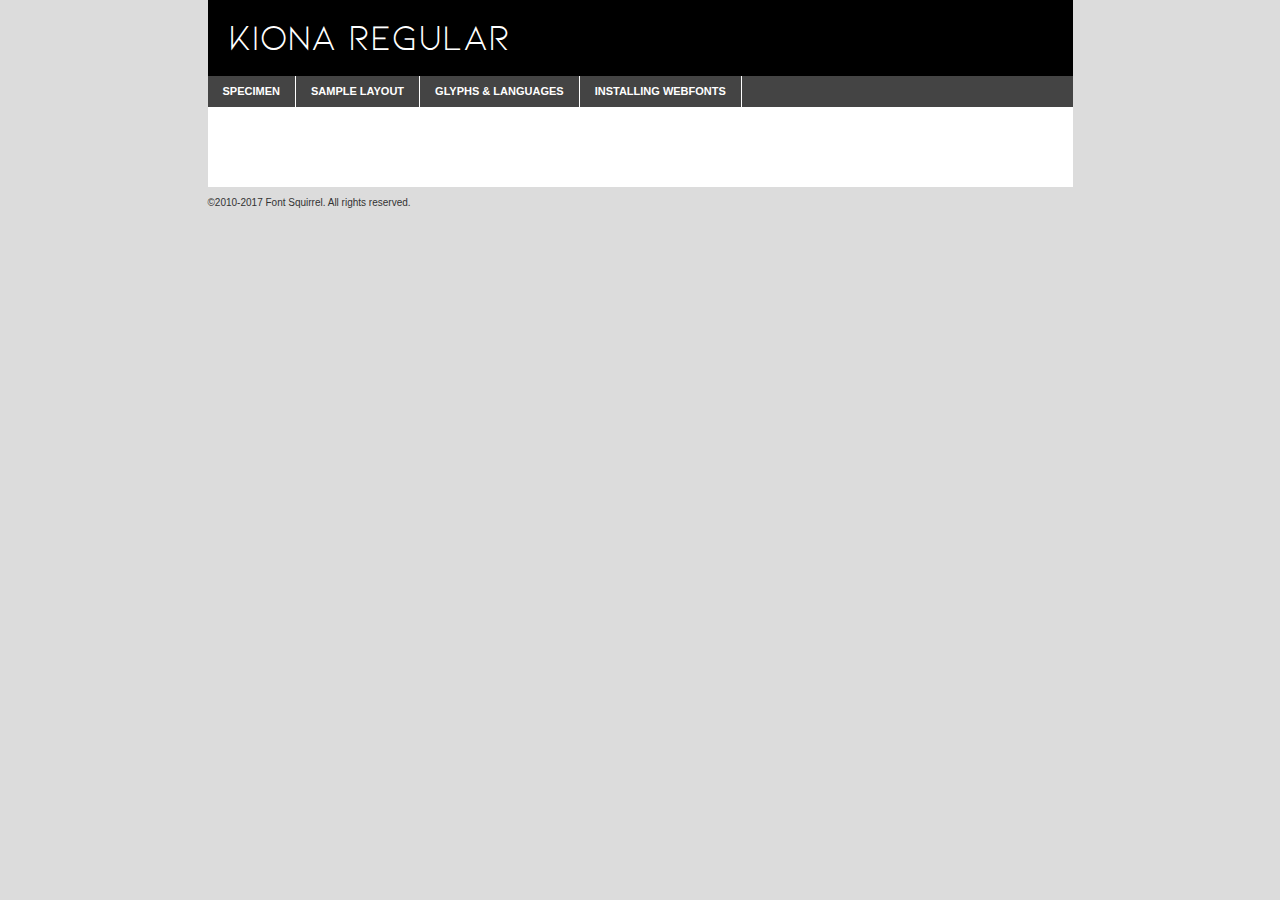
<file: fonts/kiona/kiona-regular-demo.html>
<!DOCTYPE html PUBLIC "-//W3C//DTD XHTML 1.0 Transitional//EN"
        "http://www.w3.org/TR/xhtml1/DTD/xhtml1-transitional.dtd">

<html xmlns="http://www.w3.org/1999/xhtml" xml:lang="en" lang="en">
<head>
    <meta http-equiv="Content-Type" content="text/html; charset=utf-8"/>
    <script src="http://ajax.googleapis.com/ajax/libs/jquery/1.7.2/jquery.min.js" type="text/javascript" charset="utf-8"></script>
    <script type="text/javascript">
		(function($) {
			$.fn.easyTabs = function(option) {
				var param = jQuery.extend({ fadeSpeed: 'fast', defaultContent: 1, activeClass: 'active' }, option);
				$(this).each(function() {
					var thisId = '#' + this.id;
					if ( param.defaultContent == '' )
					{
						param.defaultContent = 1;
					}
					if ( typeof param.defaultContent == 'number' )
					{
						var defaultTab = $(thisId + ' .tabs li:eq(' + (param.defaultContent - 1) + ') a').attr('href').substr(1);
					}
					else
					{
						var defaultTab = param.defaultContent;
					}
					$(thisId + ' .tabs li a').each(function() {
						var tabToHide = $(this).attr('href').substr(1);
						$('#' + tabToHide).addClass('easytabs-tab-content');
					});
					hideAll();
					changeContent(defaultTab);

					function hideAll() {$(thisId + ' .easytabs-tab-content').hide();}

					function changeContent(tabId)
					{
						hideAll();
						$(thisId + ' .tabs li').removeClass(param.activeClass);
						$(thisId + ' .tabs li a[href=#' + tabId + ']').closest('li').addClass(param.activeClass);
						if ( param.fadeSpeed != 'none' )
						{
							$(thisId + ' #' + tabId).fadeIn(param.fadeSpeed);
						}
						else
						{
							$(thisId + ' #' + tabId).show();
						}
					}

					$(thisId + ' .tabs li').click(function() {
						var tabId = $(this).find('a').attr('href').substr(1);
						changeContent(tabId);
						return false;
					});
				});
			}
		})(jQuery);
    </script>
    <link rel="stylesheet" href="specimen_files/specimen_stylesheet.css" type="text/css" charset="utf-8"/>
    <link rel="stylesheet" href="stylesheet.css" type="text/css" charset="utf-8"/>

    <style type="text/css">
        		body {
			font-family: 'kionaregular';
        		}

            </style>

    <title>Kiona Regular Specimen</title>


    <script type="text/javascript" charset="utf-8">
		$(document).ready(function() {
			$('#container').easyTabs({ defaultContent: 1 });
		});
    </script>
</head>

<body>
<div id="container">
    <div id="header">
		Kiona Regular    </div>
    <ul class="tabs">
        <li><a href="#specimen">Specimen</a></li>
        <li><a href="#layout">Sample Layout</a></li>
		        <li><a href="#glyphs">Glyphs &amp; Languages</a></li>
        <li><a href="#installing">Installing Webfonts</a></li>

    </ul>

    <div id="main_content">


        <div id="specimen">

            <div class="section">
                <div class="grid12 firstcol">
                    <div class="huge">AaBb</div>
                </div>
            </div>

            <div class="section">
                <div class="glyph_range">A&#x200B;B&#x200b;C&#x200b;D&#x200b;E&#x200b;F&#x200b;G&#x200b;H&#x200b;I&#x200b;J&#x200b;K&#x200b;L&#x200b;M&#x200b;N&#x200b;O&#x200b;P&#x200b;Q&#x200b;R&#x200b;S&#x200b;T&#x200b;U&#x200b;V&#x200b;W&#x200b;X&#x200b;Y&#x200b;Z&#x200b;a&#x200b;b&#x200b;c&#x200b;d&#x200b;e&#x200b;f&#x200b;g&#x200b;h&#x200b;i&#x200b;j&#x200b;k&#x200b;l&#x200b;m&#x200b;n&#x200b;o&#x200b;p&#x200b;q&#x200b;r&#x200b;s&#x200b;t&#x200b;u&#x200b;v&#x200b;w&#x200b;x&#x200b;y&#x200b;z&#x200b;1&#x200b;2&#x200b;3&#x200b;4&#x200b;5&#x200b;6&#x200b;7&#x200b;8&#x200b;9&#x200b;0&#x200b;&amp;&#x200b;.&#x200b;,&#x200b;?&#x200b;!&#x200b;&#64;&#x200b;(&#x200b;)&#x200b;#&#x200b;$&#x200b;%&#x200b;*&#x200b;+&#x200b;-&#x200b;=&#x200b;:&#x200b;;</div>
            </div>
            <div class="section">
                <div class="grid12 firstcol">
                    <table class="sample_table">
                        <tr>
                            <td>10</td>
                            <td class="size10">abcdefghijklmnopqrstuvwxyzABCDEFGHIJKLMNOPQRSTUVWXYZ0123456789abcdefghijklmnopqrstuvwxyzABCDEFGHIJKLMNOPQRSTUVWXYZ0123456789abcdefghijklmnopqrstuvwxyzABCDEFGHIJKLMNOPQRSTUVWXYZ</td>
                        </tr>
                        <tr>
                            <td>11</td>
                            <td class="size11">abcdefghijklmnopqrstuvwxyzABCDEFGHIJKLMNOPQRSTUVWXYZ0123456789abcdefghijklmnopqrstuvwxyzABCDEFGHIJKLMNOPQRSTUVWXYZ0123456789abcdefghijklmnopqrstuvwxyzABCDEFGHIJKLMNOPQRSTUVWXYZ</td>
                        </tr>
                        <tr>
                            <td>12</td>
                            <td class="size12">abcdefghijklmnopqrstuvwxyzABCDEFGHIJKLMNOPQRSTUVWXYZ0123456789abcdefghijklmnopqrstuvwxyzABCDEFGHIJKLMNOPQRSTUVWXYZ0123456789abcdefghijklmnopqrstuvwxyzABCDEFGHIJKLMNOPQRSTUVWXYZ</td>
                        </tr>
                        <tr>
                            <td>13</td>
                            <td class="size13">abcdefghijklmnopqrstuvwxyzABCDEFGHIJKLMNOPQRSTUVWXYZ0123456789abcdefghijklmnopqrstuvwxyzABCDEFGHIJKLMNOPQRSTUVWXYZ0123456789abcdefghijklmnopqrstuvwxyzABCDEFGHIJKLMNOPQRSTUVWXYZ</td>
                        </tr>
                        <tr>
                            <td>14</td>
                            <td class="size14">abcdefghijklmnopqrstuvwxyzABCDEFGHIJKLMNOPQRSTUVWXYZ0123456789abcdefghijklmnopqrstuvwxyzABCDEFGHIJKLMNOPQRSTUVWXYZ0123456789abcdefghijklmnopqrstuvwxyzABCDEFGHIJKLMNOPQRSTUVWXYZ</td>
                        </tr>
                        <tr>
                            <td>16</td>
                            <td class="size16">abcdefghijklmnopqrstuvwxyzABCDEFGHIJKLMNOPQRSTUVWXYZ0123456789abcdefghijklmnopqrstuvwxyzABCDEFGHIJKLMNOPQRSTUVWXYZ</td>
                        </tr>
                        <tr>
                            <td>18</td>
                            <td class="size18">abcdefghijklmnopqrstuvwxyzABCDEFGHIJKLMNOPQRSTUVWXYZ0123456789abcdefghijklmnopqrstuvwxyzABCDEFGHIJKLMNOPQRSTUVWXYZ</td>
                        </tr>
                        <tr>
                            <td>20</td>
                            <td class="size20">abcdefghijklmnopqrstuvwxyzABCDEFGHIJKLMNOPQRSTUVWXYZ0123456789abcdefghijklmnopqrstuvwxyzABCDEFGHIJKLMNOPQRSTUVWXYZ</td>
                        </tr>
                        <tr>
                            <td>24</td>
                            <td class="size24">abcdefghijklmnopqrstuvwxyzABCDEFGHIJKLMNOPQRSTUVWXYZ0123456789abcdefghijklmnopqrstuvwxyzABCDEFGHIJKLMNOPQRSTUVWXYZ</td>
                        </tr>
                        <tr>
                            <td>30</td>
                            <td class="size30">abcdefghijklmnopqrstuvwxyzABCDEFGHIJKLMNOPQRSTUVWXYZ0123456789abcdefghijklmnopqrstuvwxyzABCDEFGHIJKLMNOPQRSTUVWXYZ</td>
                        </tr>
                        <tr>
                            <td>36</td>
                            <td class="size36">abcdefghijklmnopqrstuvwxyzABCDEFGHIJKLMNOPQRSTUVWXYZ0123456789abcdefghijklmnopqrstuvwxyzABCDEFGHIJKLMNOPQRSTUVWXYZ</td>
                        </tr>
                        <tr>
                            <td>48</td>
                            <td class="size48">abcdefghijklmnopqrstuvwxyzABCDEFGHIJKLMNOPQRSTUVWXYZ0123456789abcdefghijklmnopqrstuvwxyzABCDEFGHIJKLMNOPQRSTUVWXYZ</td>
                        </tr>
                        <tr>
                            <td>60</td>
                            <td class="size60">abcdefghijklmnopqrstuvwxyzABCDEFGHIJKLMNOPQRSTUVWXYZ0123456789abcdefghijklmnopqrstuvwxyzABCDEFGHIJKLMNOPQRSTUVWXYZ</td>
                        </tr>
                        <tr>
                            <td>72</td>
                            <td class="size72">abcdefghijklmnopqrstuvwxyzABCDEFGHIJKLMNOPQRSTUVWXYZ0123456789abcdefghijklmnopqrstuvwxyzABCDEFGHIJKLMNOPQRSTUVWXYZ</td>
                        </tr>
                        <tr>
                            <td>90</td>
                            <td class="size90">abcdefghijklmnopqrstuvwxyzABCDEFGHIJKLMNOPQRSTUVWXYZ0123456789abcdefghijklmnopqrstuvwxyzABCDEFGHIJKLMNOPQRSTUVWXYZ</td>
                        </tr>
                    </table>

                </div>

            </div>


            <div class="section" id="bodycomparison">


                <div id="xheight">
                    <div class="fontbody">&#x25FC;&#x25FC;&#x25FC;&#x25FC;&#x25FC;&#x25FC;&#x25FC;&#x25FC;&#x25FC;&#x25FC;&#x25FC;&#x25FC;&#x25FC;&#x25FC;&#x25FC;&#x25FC;&#x25FC;&#x25FC;&#x25FC;&#x25FC;&#x25FC;&#x25FC;&#x25FC;&#x25FC;&#x25FC;&#x25FC;&#x25FC;&#x25FC;&#x25FC;&#x25FC;&#x25FC;&#x25FC;&#x25FC;&#x25FC;&#x25FC;&#x25FC;&#x25FC;&#x25FC;&#x25FC;&#x25FC;&#x25FC;&#x25FC;&#x25FC;&#x25FC;&#x25FC;&#x25FC;&#x25FC;&#x25FC;&#x25FC;&#x25FC;&#x25FC;&#x25FC;&#x25FC;&#x25FC;&#x25FC;&#x25FC;&#x25FC;&#x25FC;&#x25FC;&#x25FC;&#x25FC;&#x25FC;&#x25FC;&#x25FC;&#x25FC;&#x25FC;&#x25FC;&#x25FC;&#x25FC;&#x25FC;&#x25FC;&#x25FC;&#x25FC;&#x25FC;&#x25FC;&#x25FC;&#x25FC;&#x25FC;&#x25FC;&#x25FC;&#x25FC;&#x25FC;&#x25FC;&#x25FC;&#x25FC;&#x25FC;&#x25FC;&#x25FC;&#x25FC;&#x25FC;&#x25FC;&#x25FC;&#x25FC;&#x25FC;&#x25FC;&#x25FC;&#x25FC;&#x25FC;&#x25FC;body</div>
                    <div class="arialbody">body</div>
                    <div class="verdanabody">body</div>
                    <div class="georgiabody">body</div>
                </div>
                <div class="fontbody" style="z-index:1">
                    body<span>Kiona Regular</span>
                </div>
                <div class="arialbody" style="z-index:1">
                    body<span>Arial</span>
                </div>
                <div class="verdanabody" style="z-index:1">
                    body<span>Verdana</span>
                </div>
                <div class="georgiabody" style="z-index:1">
                    body<span>Georgia</span>
                </div>


            </div>


            <div class="section psample psample_row1" id="">

                <div class="grid2 firstcol">
                    <p class="size10"><span>10.</span>Aenean lacinia bibendum nulla sed consectetur. Fusce dapibus, tellus ac cursus commodo, tortor mauris condimentum nibh, ut fermentum massa justo sit amet risus. Nullam id dolor id nibh ultricies vehicula ut id elit. Cum sociis natoque penatibus et magnis dis parturient montes, nascetur ridiculus mus. Nulla vitae elit libero, a pharetra augue.</p>

                </div>
                <div class="grid3">
                    <p class="size11"><span>11.</span>Aenean lacinia bibendum nulla sed consectetur. Fusce dapibus, tellus ac cursus commodo, tortor mauris condimentum nibh, ut fermentum massa justo sit amet risus. Nullam id dolor id nibh ultricies vehicula ut id elit. Cum sociis natoque penatibus et magnis dis parturient montes, nascetur ridiculus mus. Nulla vitae elit libero, a pharetra augue.</p>

                </div>
                <div class="grid3">
                    <p class="size12"><span>12.</span>Aenean lacinia bibendum nulla sed consectetur. Fusce dapibus, tellus ac cursus commodo, tortor mauris condimentum nibh, ut fermentum massa justo sit amet risus. Nullam id dolor id nibh ultricies vehicula ut id elit. Cum sociis natoque penatibus et magnis dis parturient montes, nascetur ridiculus mus. Nulla vitae elit libero, a pharetra augue.</p>

                </div>
                <div class="grid4">
                    <p class="size13"><span>13.</span>Aenean lacinia bibendum nulla sed consectetur. Fusce dapibus, tellus ac cursus commodo, tortor mauris condimentum nibh, ut fermentum massa justo sit amet risus. Nullam id dolor id nibh ultricies vehicula ut id elit. Cum sociis natoque penatibus et magnis dis parturient montes, nascetur ridiculus mus. Nulla vitae elit libero, a pharetra augue.</p>

                </div>
                <div class="white_blend"></div>

            </div>
            <div class="section psample psample_row2" id="">
                <div class="grid3 firstcol">
                    <p class="size14"><span>14.</span>Aenean lacinia bibendum nulla sed consectetur. Fusce dapibus, tellus ac cursus commodo, tortor mauris condimentum nibh, ut fermentum massa justo sit amet risus. Nullam id dolor id nibh ultricies vehicula ut id elit. Cum sociis natoque penatibus et magnis dis parturient montes, nascetur ridiculus mus. Nulla vitae elit libero, a pharetra augue.</p>

                </div>
                <div class="grid4">
                    <p class="size16"><span>16.</span>Aenean lacinia bibendum nulla sed consectetur. Fusce dapibus, tellus ac cursus commodo, tortor mauris condimentum nibh, ut fermentum massa justo sit amet risus. Nullam id dolor id nibh ultricies vehicula ut id elit. Cum sociis natoque penatibus et magnis dis parturient montes, nascetur ridiculus mus. Nulla vitae elit libero, a pharetra augue.</p>

                </div>
                <div class="grid5">
                    <p class="size18"><span>18.</span>Aenean lacinia bibendum nulla sed consectetur. Fusce dapibus, tellus ac cursus commodo, tortor mauris condimentum nibh, ut fermentum massa justo sit amet risus. Nullam id dolor id nibh ultricies vehicula ut id elit. Cum sociis natoque penatibus et magnis dis parturient montes, nascetur ridiculus mus. Nulla vitae elit libero, a pharetra augue.</p>

                </div>

                <div class="white_blend"></div>

            </div>

            <div class="section psample psample_row3" id="">
                <div class="grid5 firstcol">
                    <p class="size20"><span>20.</span>Aenean lacinia bibendum nulla sed consectetur. Fusce dapibus, tellus ac cursus commodo, tortor mauris condimentum nibh, ut fermentum massa justo sit amet risus. Nullam id dolor id nibh ultricies vehicula ut id elit. Cum sociis natoque penatibus et magnis dis parturient montes, nascetur ridiculus mus. Nulla vitae elit libero, a pharetra augue.</p>
                </div>
                <div class="grid7">
                    <p class="size24"><span>24.</span>Aenean lacinia bibendum nulla sed consectetur. Fusce dapibus, tellus ac cursus commodo, tortor mauris condimentum nibh, ut fermentum massa justo sit amet risus. Nullam id dolor id nibh ultricies vehicula ut id elit. Cum sociis natoque penatibus et magnis dis parturient montes, nascetur ridiculus mus. Nulla vitae elit libero, a pharetra augue.</p>
                </div>

                <div class="white_blend"></div>

            </div>

            <div class="section psample psample_row4" id="">
                <div class="grid12 firstcol">
                    <p class="size30"><span>30.</span>Aenean lacinia bibendum nulla sed consectetur. Fusce dapibus, tellus ac cursus commodo, tortor mauris condimentum nibh, ut fermentum massa justo sit amet risus. Nullam id dolor id nibh ultricies vehicula ut id elit. Cum sociis natoque penatibus et magnis dis parturient montes, nascetur ridiculus mus. Nulla vitae elit libero, a pharetra augue.</p>
                </div>
                <div class="white_blend"></div>

            </div>


            <div class="section psample psample_row1 fullreverse">
                <div class="grid2 firstcol">
                    <p class="size10"><span>10.</span>Aenean lacinia bibendum nulla sed consectetur. Fusce dapibus, tellus ac cursus commodo, tortor mauris condimentum nibh, ut fermentum massa justo sit amet risus. Nullam id dolor id nibh ultricies vehicula ut id elit. Cum sociis natoque penatibus et magnis dis parturient montes, nascetur ridiculus mus. Nulla vitae elit libero, a pharetra augue.</p>

                </div>
                <div class="grid3">
                    <p class="size11"><span>11.</span>Aenean lacinia bibendum nulla sed consectetur. Fusce dapibus, tellus ac cursus commodo, tortor mauris condimentum nibh, ut fermentum massa justo sit amet risus. Nullam id dolor id nibh ultricies vehicula ut id elit. Cum sociis natoque penatibus et magnis dis parturient montes, nascetur ridiculus mus. Nulla vitae elit libero, a pharetra augue.</p>

                </div>
                <div class="grid3">
                    <p class="size12"><span>12.</span>Aenean lacinia bibendum nulla sed consectetur. Fusce dapibus, tellus ac cursus commodo, tortor mauris condimentum nibh, ut fermentum massa justo sit amet risus. Nullam id dolor id nibh ultricies vehicula ut id elit. Cum sociis natoque penatibus et magnis dis parturient montes, nascetur ridiculus mus. Nulla vitae elit libero, a pharetra augue.</p>

                </div>
                <div class="grid4">
                    <p class="size13"><span>13.</span>Aenean lacinia bibendum nulla sed consectetur. Fusce dapibus, tellus ac cursus commodo, tortor mauris condimentum nibh, ut fermentum massa justo sit amet risus. Nullam id dolor id nibh ultricies vehicula ut id elit. Cum sociis natoque penatibus et magnis dis parturient montes, nascetur ridiculus mus. Nulla vitae elit libero, a pharetra augue.</p>

                </div>
                <div class="black_blend"></div>

            </div>

            <div class="section psample psample_row2 fullreverse">
                <div class="grid3 firstcol">
                    <p class="size14"><span>14.</span>Aenean lacinia bibendum nulla sed consectetur. Fusce dapibus, tellus ac cursus commodo, tortor mauris condimentum nibh, ut fermentum massa justo sit amet risus. Nullam id dolor id nibh ultricies vehicula ut id elit. Cum sociis natoque penatibus et magnis dis parturient montes, nascetur ridiculus mus. Nulla vitae elit libero, a pharetra augue.</p>

                </div>
                <div class="grid4">
                    <p class="size16"><span>16.</span>Aenean lacinia bibendum nulla sed consectetur. Fusce dapibus, tellus ac cursus commodo, tortor mauris condimentum nibh, ut fermentum massa justo sit amet risus. Nullam id dolor id nibh ultricies vehicula ut id elit. Cum sociis natoque penatibus et magnis dis parturient montes, nascetur ridiculus mus. Nulla vitae elit libero, a pharetra augue.</p>

                </div>
                <div class="grid5">
                    <p class="size18"><span>18.</span>Aenean lacinia bibendum nulla sed consectetur. Fusce dapibus, tellus ac cursus commodo, tortor mauris condimentum nibh, ut fermentum massa justo sit amet risus. Nullam id dolor id nibh ultricies vehicula ut id elit. Cum sociis natoque penatibus et magnis dis parturient montes, nascetur ridiculus mus. Nulla vitae elit libero, a pharetra augue.</p>

                </div>
                <div class="black_blend"></div>

            </div>

            <div class="section psample fullreverse psample_row3" id="">
                <div class="grid5 firstcol">
                    <p class="size20"><span>20.</span>Aenean lacinia bibendum nulla sed consectetur. Fusce dapibus, tellus ac cursus commodo, tortor mauris condimentum nibh, ut fermentum massa justo sit amet risus. Nullam id dolor id nibh ultricies vehicula ut id elit. Cum sociis natoque penatibus et magnis dis parturient montes, nascetur ridiculus mus. Nulla vitae elit libero, a pharetra augue.</p>
                </div>
                <div class="grid7">
                    <p class="size24"><span>24.</span>Aenean lacinia bibendum nulla sed consectetur. Fusce dapibus, tellus ac cursus commodo, tortor mauris condimentum nibh, ut fermentum massa justo sit amet risus. Nullam id dolor id nibh ultricies vehicula ut id elit. Cum sociis natoque penatibus et magnis dis parturient montes, nascetur ridiculus mus. Nulla vitae elit libero, a pharetra augue.</p>
                </div>

                <div class="black_blend"></div>

            </div>

            <div class="section psample fullreverse psample_row4" id="" style="border-bottom: 20px #000 solid;">
                <div class="grid12 firstcol">
                    <p class="size30"><span>30.</span>Aenean lacinia bibendum nulla sed consectetur. Fusce dapibus, tellus ac cursus commodo, tortor mauris condimentum nibh, ut fermentum massa justo sit amet risus. Nullam id dolor id nibh ultricies vehicula ut id elit. Cum sociis natoque penatibus et magnis dis parturient montes, nascetur ridiculus mus. Nulla vitae elit libero, a pharetra augue.</p>
                </div>
                <div class="black_blend"></div>

            </div>


        </div>

        <div id="layout">

            <div class="section">

                <div class="grid12 firstcol">
                    <h1>Lorem Ipsum Dolor</h1>
                    <h2>Etiam porta sem malesuada magna mollis euismod</h2>

                    <p class="byline">By <a href="#link">Aenean Lacinia</a></p>
                </div>
            </div>
            <div class="section">
                <div class="grid8 firstcol">
                    <p class="large">Donec sed odio dui. Morbi leo risus, porta ac consectetur ac, vestibulum at eros. Fusce dapibus, tellus ac cursus commodo, tortor mauris condimentum nibh, ut fermentum massa justo sit amet risus. </p>


                    <h3>Pellentesque ornare sem</h3>

                    <p>Maecenas sed diam eget risus varius blandit sit amet non magna. Maecenas faucibus mollis interdum. Donec ullamcorper nulla non metus auctor fringilla. Nullam id dolor id nibh ultricies vehicula ut id elit. Nullam id dolor id nibh ultricies vehicula ut id elit. </p>

                    <p>Aenean eu leo quam. Pellentesque ornare sem lacinia quam venenatis vestibulum. Lorem ipsum dolor sit amet, consectetur adipiscing elit. Cum sociis natoque penatibus et magnis dis parturient montes, nascetur ridiculus mus. </p>

                    <p>Nulla vitae elit libero, a pharetra augue. Praesent commodo cursus magna, vel scelerisque nisl consectetur et. Aenean lacinia bibendum nulla sed consectetur. </p>

                    <p>Nullam quis risus eget urna mollis ornare vel eu leo. Nullam quis risus eget urna mollis ornare vel eu leo. Maecenas sed diam eget risus varius blandit sit amet non magna. Donec ullamcorper nulla non metus auctor fringilla. </p>

                    <h3>Cras mattis consectetur</h3>

                    <p>Aenean eu leo quam. Pellentesque ornare sem lacinia quam venenatis vestibulum. Aenean lacinia bibendum nulla sed consectetur. Integer posuere erat a ante venenatis dapibus posuere velit aliquet. Cras mattis consectetur purus sit amet fermentum. </p>

                    <p>Nullam id dolor id nibh ultricies vehicula ut id elit. Nullam quis risus eget urna mollis ornare vel eu leo. Cras mattis consectetur purus sit amet fermentum.</p>
                </div>

                <div class="grid4 sidebar">

                    <div class="box reverse">
                        <p class="last">Nullam quis risus eget urna mollis ornare vel eu leo. Donec ullamcorper nulla non metus auctor fringilla. Cras mattis consectetur purus sit amet fermentum. Sed posuere consectetur est at lobortis. Lorem ipsum dolor sit amet, consectetur adipiscing elit. </p>
                    </div>

                    <p class="caption">Maecenas sed diam eget risus varius.</p>

                    <p>Vestibulum id ligula porta felis euismod semper. Integer posuere erat a ante venenatis dapibus posuere velit aliquet. Vestibulum id ligula porta felis euismod semper. Sed posuere consectetur est at lobortis. Maecenas sed diam eget risus varius blandit sit amet non magna. Fusce dapibus, tellus ac cursus commodo, tortor mauris condimentum nibh, ut fermentum massa justo sit amet risus. </p>


                    <p>Duis mollis, est non commodo luctus, nisi erat porttitor ligula, eget lacinia odio sem nec elit. Aenean lacinia bibendum nulla sed consectetur. Vivamus sagittis lacus vel augue laoreet rutrum faucibus dolor auctor. Aenean lacinia bibendum nulla sed consectetur. Nullam quis risus eget urna mollis ornare vel eu leo. </p>

                    <p>Praesent commodo cursus magna, vel scelerisque nisl consectetur et. Donec ullamcorper nulla non metus auctor fringilla. Maecenas faucibus mollis interdum. Fusce dapibus, tellus ac cursus commodo, tortor mauris condimentum nibh, ut fermentum massa justo sit amet risus. </p>

                </div>
            </div>

        </div>


		

        <div id="glyphs">
            <div class="section">
                <div class="grid12 firstcol">

                    <h1>Language Support</h1>
                    <p>The subset of Kiona Regular in this kit supports the following languages:<br/>

						Albanian, Basque, Breton, Chamorro, Danish, Dutch, English, Finnish, French, Frisian, Galician, German, Italian, Malagasy, Norwegian, Portuguese, Spanish, Alsatian, Aragonese, Arapaho, Arrernte, Asturian, Aymara, Bislama, Cebuano, Corsican, Fijian, French_creole, Genoese, Gilbertese, Greenlandic, Haitian_creole, Hiligaynon, Hmong, Hopi, Ibanag, Iloko_ilokano, Indonesian, Interglossa_glosa, Interlingua, Irish_gaelic, Jerriais, Lojban, Lombard, Luxembourgeois, Manx, Mohawk, Norfolk_pitcairnese, Occitan, Oromo, Pangasinan, Papiamento, Piedmontese, Potawatomi, Rhaeto-romance, Romansh, Rotokas, Sami_lule, Samoan, Sardinian, Scots_gaelic, Seychelles_creole, Shona, Sicilian, Somali, Southern_ndebele, Swahili, Swati_swazi, Tagalog_filipino_pilipino, Tetum, Tok_pisin, Uyghur_latinized, Volapuk, Walloon, Warlpiri, Xhosa, Yapese, Zulu, Latinbasic, Demo                    </p>
                    <h1>Glyph Chart</h1>
                    <p>The subset of Kiona Regular in this kit includes all the glyphs listed below. Unicode entities are included above each glyph to help you insert individual characters into your layout.</p>
                    <div id="glyph_chart">

																				                                <div><p>&amp;#32;</p>&#32;</div>
																				                                <div><p>&amp;#33;</p>&#33;</div>
																				                                <div><p>&amp;#34;</p>&#34;</div>
																				                                <div><p>&amp;#35;</p>&#35;</div>
																				                                <div><p>&amp;#36;</p>&#36;</div>
																				                                <div><p>&amp;#37;</p>&#37;</div>
																				                                <div><p>&amp;#38;</p>&#38;</div>
																				                                <div><p>&amp;#39;</p>&#39;</div>
																				                                <div><p>&amp;#40;</p>&#40;</div>
																				                                <div><p>&amp;#41;</p>&#41;</div>
																				                                <div><p>&amp;#42;</p>&#42;</div>
																				                                <div><p>&amp;#43;</p>&#43;</div>
																				                                <div><p>&amp;#44;</p>&#44;</div>
																				                                <div><p>&amp;#45;</p>&#45;</div>
																				                                <div><p>&amp;#46;</p>&#46;</div>
																				                                <div><p>&amp;#47;</p>&#47;</div>
																				                                <div><p>&amp;#48;</p>&#48;</div>
																				                                <div><p>&amp;#49;</p>&#49;</div>
																				                                <div><p>&amp;#50;</p>&#50;</div>
																				                                <div><p>&amp;#51;</p>&#51;</div>
																				                                <div><p>&amp;#52;</p>&#52;</div>
																				                                <div><p>&amp;#53;</p>&#53;</div>
																				                                <div><p>&amp;#54;</p>&#54;</div>
																				                                <div><p>&amp;#55;</p>&#55;</div>
																				                                <div><p>&amp;#56;</p>&#56;</div>
																				                                <div><p>&amp;#57;</p>&#57;</div>
																				                                <div><p>&amp;#58;</p>&#58;</div>
																				                                <div><p>&amp;#59;</p>&#59;</div>
																				                                <div><p>&amp;#60;</p>&#60;</div>
																				                                <div><p>&amp;#61;</p>&#61;</div>
																				                                <div><p>&amp;#62;</p>&#62;</div>
																				                                <div><p>&amp;#63;</p>&#63;</div>
																				                                <div><p>&amp;#64;</p>&#64;</div>
																				                                <div><p>&amp;#65;</p>&#65;</div>
																				                                <div><p>&amp;#66;</p>&#66;</div>
																				                                <div><p>&amp;#67;</p>&#67;</div>
																				                                <div><p>&amp;#68;</p>&#68;</div>
																				                                <div><p>&amp;#69;</p>&#69;</div>
																				                                <div><p>&amp;#70;</p>&#70;</div>
																				                                <div><p>&amp;#71;</p>&#71;</div>
																				                                <div><p>&amp;#72;</p>&#72;</div>
																				                                <div><p>&amp;#73;</p>&#73;</div>
																				                                <div><p>&amp;#74;</p>&#74;</div>
																				                                <div><p>&amp;#75;</p>&#75;</div>
																				                                <div><p>&amp;#76;</p>&#76;</div>
																				                                <div><p>&amp;#77;</p>&#77;</div>
																				                                <div><p>&amp;#78;</p>&#78;</div>
																				                                <div><p>&amp;#79;</p>&#79;</div>
																				                                <div><p>&amp;#80;</p>&#80;</div>
																				                                <div><p>&amp;#81;</p>&#81;</div>
																				                                <div><p>&amp;#82;</p>&#82;</div>
																				                                <div><p>&amp;#83;</p>&#83;</div>
																				                                <div><p>&amp;#84;</p>&#84;</div>
																				                                <div><p>&amp;#85;</p>&#85;</div>
																				                                <div><p>&amp;#86;</p>&#86;</div>
																				                                <div><p>&amp;#87;</p>&#87;</div>
																				                                <div><p>&amp;#88;</p>&#88;</div>
																				                                <div><p>&amp;#89;</p>&#89;</div>
																				                                <div><p>&amp;#90;</p>&#90;</div>
																				                                <div><p>&amp;#91;</p>&#91;</div>
																				                                <div><p>&amp;#92;</p>&#92;</div>
																				                                <div><p>&amp;#93;</p>&#93;</div>
																				                                <div><p>&amp;#94;</p>&#94;</div>
																				                                <div><p>&amp;#95;</p>&#95;</div>
																				                                <div><p>&amp;#97;</p>&#97;</div>
																				                                <div><p>&amp;#98;</p>&#98;</div>
																				                                <div><p>&amp;#99;</p>&#99;</div>
																				                                <div><p>&amp;#100;</p>&#100;</div>
																				                                <div><p>&amp;#101;</p>&#101;</div>
																				                                <div><p>&amp;#102;</p>&#102;</div>
																				                                <div><p>&amp;#103;</p>&#103;</div>
																				                                <div><p>&amp;#104;</p>&#104;</div>
																				                                <div><p>&amp;#105;</p>&#105;</div>
																				                                <div><p>&amp;#106;</p>&#106;</div>
																				                                <div><p>&amp;#107;</p>&#107;</div>
																				                                <div><p>&amp;#108;</p>&#108;</div>
																				                                <div><p>&amp;#109;</p>&#109;</div>
																				                                <div><p>&amp;#110;</p>&#110;</div>
																				                                <div><p>&amp;#111;</p>&#111;</div>
																				                                <div><p>&amp;#112;</p>&#112;</div>
																				                                <div><p>&amp;#113;</p>&#113;</div>
																				                                <div><p>&amp;#114;</p>&#114;</div>
																				                                <div><p>&amp;#115;</p>&#115;</div>
																				                                <div><p>&amp;#116;</p>&#116;</div>
																				                                <div><p>&amp;#117;</p>&#117;</div>
																				                                <div><p>&amp;#118;</p>&#118;</div>
																				                                <div><p>&amp;#119;</p>&#119;</div>
																				                                <div><p>&amp;#120;</p>&#120;</div>
																				                                <div><p>&amp;#121;</p>&#121;</div>
																				                                <div><p>&amp;#122;</p>&#122;</div>
																				                                <div><p>&amp;#123;</p>&#123;</div>
																				                                <div><p>&amp;#124;</p>&#124;</div>
																				                                <div><p>&amp;#125;</p>&#125;</div>
																				                                <div><p>&amp;#160;</p>&#160;</div>
																				                                <div><p>&amp;#161;</p>&#161;</div>
																				                                <div><p>&amp;#162;</p>&#162;</div>
																				                                <div><p>&amp;#163;</p>&#163;</div>
																				                                <div><p>&amp;#169;</p>&#169;</div>
																				                                <div><p>&amp;#171;</p>&#171;</div>
																				                                <div><p>&amp;#173;</p>&#173;</div>
																				                                <div><p>&amp;#176;</p>&#176;</div>
																				                                <div><p>&amp;#187;</p>&#187;</div>
																				                                <div><p>&amp;#191;</p>&#191;</div>
																				                                <div><p>&amp;#192;</p>&#192;</div>
																				                                <div><p>&amp;#193;</p>&#193;</div>
																				                                <div><p>&amp;#194;</p>&#194;</div>
																				                                <div><p>&amp;#195;</p>&#195;</div>
																				                                <div><p>&amp;#196;</p>&#196;</div>
																				                                <div><p>&amp;#197;</p>&#197;</div>
																				                                <div><p>&amp;#198;</p>&#198;</div>
																				                                <div><p>&amp;#199;</p>&#199;</div>
																				                                <div><p>&amp;#200;</p>&#200;</div>
																				                                <div><p>&amp;#201;</p>&#201;</div>
																				                                <div><p>&amp;#202;</p>&#202;</div>
																				                                <div><p>&amp;#203;</p>&#203;</div>
																				                                <div><p>&amp;#204;</p>&#204;</div>
																				                                <div><p>&amp;#205;</p>&#205;</div>
																				                                <div><p>&amp;#206;</p>&#206;</div>
																				                                <div><p>&amp;#207;</p>&#207;</div>
																				                                <div><p>&amp;#208;</p>&#208;</div>
																				                                <div><p>&amp;#209;</p>&#209;</div>
																				                                <div><p>&amp;#210;</p>&#210;</div>
																				                                <div><p>&amp;#211;</p>&#211;</div>
																				                                <div><p>&amp;#212;</p>&#212;</div>
																				                                <div><p>&amp;#213;</p>&#213;</div>
																				                                <div><p>&amp;#214;</p>&#214;</div>
																				                                <div><p>&amp;#215;</p>&#215;</div>
																				                                <div><p>&amp;#216;</p>&#216;</div>
																				                                <div><p>&amp;#217;</p>&#217;</div>
																				                                <div><p>&amp;#218;</p>&#218;</div>
																				                                <div><p>&amp;#219;</p>&#219;</div>
																				                                <div><p>&amp;#220;</p>&#220;</div>
																				                                <div><p>&amp;#221;</p>&#221;</div>
																				                                <div><p>&amp;#223;</p>&#223;</div>
																				                                <div><p>&amp;#224;</p>&#224;</div>
																				                                <div><p>&amp;#225;</p>&#225;</div>
																				                                <div><p>&amp;#226;</p>&#226;</div>
																				                                <div><p>&amp;#227;</p>&#227;</div>
																				                                <div><p>&amp;#228;</p>&#228;</div>
																				                                <div><p>&amp;#229;</p>&#229;</div>
																				                                <div><p>&amp;#230;</p>&#230;</div>
																				                                <div><p>&amp;#231;</p>&#231;</div>
																				                                <div><p>&amp;#232;</p>&#232;</div>
																				                                <div><p>&amp;#233;</p>&#233;</div>
																				                                <div><p>&amp;#234;</p>&#234;</div>
																				                                <div><p>&amp;#235;</p>&#235;</div>
																				                                <div><p>&amp;#236;</p>&#236;</div>
																				                                <div><p>&amp;#237;</p>&#237;</div>
																				                                <div><p>&amp;#238;</p>&#238;</div>
																				                                <div><p>&amp;#239;</p>&#239;</div>
																				                                <div><p>&amp;#241;</p>&#241;</div>
																				                                <div><p>&amp;#242;</p>&#242;</div>
																				                                <div><p>&amp;#243;</p>&#243;</div>
																				                                <div><p>&amp;#244;</p>&#244;</div>
																				                                <div><p>&amp;#245;</p>&#245;</div>
																				                                <div><p>&amp;#246;</p>&#246;</div>
																				                                <div><p>&amp;#248;</p>&#248;</div>
																				                                <div><p>&amp;#249;</p>&#249;</div>
																				                                <div><p>&amp;#250;</p>&#250;</div>
																				                                <div><p>&amp;#251;</p>&#251;</div>
																				                                <div><p>&amp;#252;</p>&#252;</div>
																				                                <div><p>&amp;#253;</p>&#253;</div>
																				                                <div><p>&amp;#255;</p>&#255;</div>
																				                                <div><p>&amp;#338;</p>&#338;</div>
																				                                <div><p>&amp;#339;</p>&#339;</div>
																				                                <div><p>&amp;#376;</p>&#376;</div>
																				                                <div><p>&amp;#8192;</p>&#8192;</div>
																				                                <div><p>&amp;#8193;</p>&#8193;</div>
																				                                <div><p>&amp;#8194;</p>&#8194;</div>
																				                                <div><p>&amp;#8195;</p>&#8195;</div>
																				                                <div><p>&amp;#8196;</p>&#8196;</div>
																				                                <div><p>&amp;#8197;</p>&#8197;</div>
																				                                <div><p>&amp;#8198;</p>&#8198;</div>
																				                                <div><p>&amp;#8199;</p>&#8199;</div>
																				                                <div><p>&amp;#8200;</p>&#8200;</div>
																				                                <div><p>&amp;#8201;</p>&#8201;</div>
																				                                <div><p>&amp;#8202;</p>&#8202;</div>
																				                                <div><p>&amp;#8208;</p>&#8208;</div>
																				                                <div><p>&amp;#8209;</p>&#8209;</div>
																				                                <div><p>&amp;#8210;</p>&#8210;</div>
																				                                <div><p>&amp;#8211;</p>&#8211;</div>
																				                                <div><p>&amp;#8212;</p>&#8212;</div>
																				                                <div><p>&amp;#8216;</p>&#8216;</div>
																				                                <div><p>&amp;#8217;</p>&#8217;</div>
																				                                <div><p>&amp;#8218;</p>&#8218;</div>
																				                                <div><p>&amp;#8220;</p>&#8220;</div>
																				                                <div><p>&amp;#8221;</p>&#8221;</div>
																				                                <div><p>&amp;#8222;</p>&#8222;</div>
																				                                <div><p>&amp;#8230;</p>&#8230;</div>
																				                                <div><p>&amp;#8239;</p>&#8239;</div>
																				                                <div><p>&amp;#8249;</p>&#8249;</div>
																				                                <div><p>&amp;#8250;</p>&#8250;</div>
																				                                <div><p>&amp;#8287;</p>&#8287;</div>
																				                                <div><p>&amp;#8364;</p>&#8364;</div>
																				                                <div><p>&amp;#8482;</p>&#8482;</div>
																				                                <div><p>&amp;#9724;</p>&#9724;</div>
																																																										                    </div>
                </div>


            </div>
        </div>


        <div id="specs">

        </div>

        <div id="installing">
            <div class="section">
                <div class="grid7 firstcol">
                    <h1>Installing Webfonts</h1>

                    <p>Webfonts are supported by all major browser platforms but not all in the same way. There are currently four different font formats that must be included in order to target all browsers. This includes TTF, WOFF, EOT and SVG.</p>

                    <h2>1. Upload your webfonts</h2>
                    <p>You must upload your webfont kit to your website. They should be in or near the same directory as your CSS files.</p>

                    <h2>2. Include the webfont stylesheet</h2>
                    <p>A special CSS @font-face declaration helps the various browsers select the appropriate font it needs without causing you a bunch of headaches. Learn more about this syntax by reading the <a href="https://www.fontspring.com/blog/further-hardening-of-the-bulletproof-syntax">Fontspring blog post</a> about it. The code for it is as follows:</p>


                    <code>
                        @font-face{
                        font-family: 'MyWebFont';
                        src: url('WebFont.eot');
                        src: url('WebFont.eot?#iefix') format('embedded-opentype'),
                        url('WebFont.woff') format('woff'),
                        url('WebFont.ttf') format('truetype'),
                        url('WebFont.svg#webfont') format('svg');
                        }
                    </code>

                    <p>We've already gone ahead and generated the code for you. All you have to do is link to the stylesheet in your HTML, like this:</p>
                    <code>&lt;link rel=&quot;stylesheet&quot; href=&quot;stylesheet.css&quot; type=&quot;text/css&quot; charset=&quot;utf-8&quot; /&gt;</code>

                    <h2>3. Modify your own stylesheet</h2>
                    <p>To take advantage of your new fonts, you must tell your stylesheet to use them. Look at the original @font-face declaration above and find the property called "font-family." The name linked there will be what you use to reference the font. Prepend that webfont name to the font stack in the "font-family" property, inside the selector you want to change. For example:</p>
                    <code>p { font-family: 'WebFont', Arial, sans-serif; }</code>

                    <h2>4. Test</h2>
                    <p>Getting webfonts to work cross-browser <em>can</em> be tricky. Use the information in the sidebar to help you if you find that fonts aren't loading in a particular browser.</p>
                </div>

                <div class="grid5 sidebar">
                    <div class="box">
                        <h2>Troubleshooting<br/>Font-Face Problems</h2>
                        <p>Having trouble getting your webfonts to load in your new website? Here are some tips to sort out what might be the problem.</p>

                        <h3>Fonts not showing in any browser</h3>

                        <p>This sounds like you need to work on the plumbing. You either did not upload the fonts to the correct directory, or you did not link the fonts properly in the CSS. If you've confirmed that all this is correct and you still have a problem, take a look at your .htaccess file and see if requests are getting intercepted.</p>

                        <h3>Fonts not loading in iPhone or iPad</h3>

                        <p>The most common problem here is that you are serving the fonts from an IIS server. IIS refuses to serve files that have unknown MIME types. If that is the case, you must set the MIME type for SVG to "image/svg+xml" in the server settings. Follow these instructions from Microsoft if you need help.</p>

                        <h3>Fonts not loading in Firefox</h3>

                        <p>The primary reason for this failure? You are still using a version Firefox older than 3.5. So upgrade already! If that isn't it, then you are very likely serving fonts from a different domain. Firefox requires that all font assets be served from the same domain. Lastly it is possible that you need to add WOFF to your list of MIME types (if you are serving via IIS.)</p>

                        <h3>Fonts not loading in IE</h3>

                        <p>Are you looking at Internet Explorer on an actual Windows machine or are you cheating by using a service like Adobe BrowserLab? Many of these screenshot services do not render @font-face for IE. Best to test it on a real machine.</p>

                        <h3>Fonts not loading in IE9</h3>

                        <p>IE9, like Firefox, requires that fonts be served from the same domain as the website. Make sure that is the case.</p>
                    </div>
                </div>
            </div>

        </div>

    </div>
    <div id="footer">
        <p>&copy;2010-2017 Font Squirrel. All rights reserved.</p>
    </div>
</div>
</body>
</html>
</file>
<file: style.css>
:root {
    font-family: 'kionaregular', Arial, Helvetica, sans-serif;
    box-sizing: border-box;
  }
  
  @font-face {
    font-family: 'gipsierokracxed';
    src: url('fonts/gipsiero_kracxed-webfont.woff2') format('woff2'),
         url('fonts/gipsiero_kracxed-webfont.woff') format('woff');
    font-weight: normal;
    font-style: normal;
  }
  
  @font-face {
    font-family: 'kionaitallic';
    src: url('fonts/kiona/kiona-itallic-webfont.woff2') format('woff2'),
         url('fonts/kiona/kiona-itallic-webfont.woff') format('woff');
    font-weight: normal;
    font-style: normal;
  
  }
  
  @font-face {
    font-family: 'kionaregular';
    src: url('fonts/kiona/kiona-regular-webfont.woff2') format('woff2'),
         url('fonts/kiona/kiona-regular-webfont.woff') format('woff');
    font-weight: normal;
    font-style: normal;
  
  }
  
  body{
    font-size: 1.2rem;
    padding: 0px;
    margin: 0px;
    display: flex;
    justify-content: center;
    width:100vw;
  }
  
  .left-panel {
    flex-grow: 1;
    position: relative;
  
    width: 40vw;
    min-width: 420px;
    height: 100vh;
  
    background: url(assets/background-image.jpg);
    background-size: cover;
    display: flex;
    justify-content: center;
    align-items: center;
    color: white;
    }
  
  .left-panel div {
    width: 100%;
    background-color: rgba(0, 0, 0, 0.527);
    line-height: 2rem;
    padding: 0px 2vw;
    display: flex;
    justify-content: center;
    align-items: center;
    margin-bottom: auto;
    margin-top: 30px;
    height: 180px;
  }
  
  h1 {
    font-family: 'gipsierokracxed';
    font-size: 2.5rem;
    margin: 0;
    display: flex;
    }
  
  .left-panel img {
    width: 11rem;
    padding: 10px;
  }
  
  .left-panel p {
    font-size: .8rem;
    color: rgba(255, 255, 255, 0.575);
    position: absolute;
    bottom: 0px;
    right: 5px;
  }
  
  /* img {
    width: 40vh;
    height: 30vh;
    min-width: 250px;
    min-height: 250px;
    margin-right: -50px;
  } */
  
  form {
    display: flex;
    width: 60vw;
    flex-flow: row wrap;
    gap: 1rem;
    font-size: 1rem;
  }
  
    .right-panel {
      font-size: 1.5rem;
      display: flex;
      width: 60vw;
      height: 100vh;
      flex-direction: column;
      justify-content: center;
      align-items: start;
      flex-grow: 2;
      background-color: rgb(240, 240, 240);
    }
  
    .header {
      font-weight: 600;
    }
  
    .header, .submit-section {
      font-size: 1.3rem;
      padding: 0px 2vw;
    }
  
    label {
      position: relative;
      width: 15rem;
      margin-bottom: 15px;
    }
  
    input {
      font-family: 'kionaregular';
      padding: 5px 10px;
      border-radius: 5px;
      border: 1px solid rgb(224, 224, 224);
      font-size: .9rem;
      margin-top: 3px;
    }
  
    input:focus {
      box-shadow: 0px 5px 5px rgba(0, 0, 0, 0.123);
      outline: none;
    }
  
    input:invalid:focus {
      border: 1px solid rgb(255, 69, 100)
    }
  
    input:valid:focus {
      border: 1px solid green;
    }
  
    .input-section {
      display: flex;
      justify-content: center;
      flex-direction: column;
      padding: 1.2rem 2vw 3rem 2vw;
      background-color: white;
      box-shadow: 0px 5px 5px rgba(0, 0, 0, 0.123);
      margin: 40px 0px;
    }
  
    button[type="submit"] {
      font-size: 1.3rem;
      font-family: 'kionaregular';
      /* background-color: #e35624; */
      background-color: #ba623c;
      border-radius: 5px;
      border: none;
      color: white;
      padding: .8rem 1.5em;
      box-shadow: 2px 2px 5px rgba(0, 0, 0, 0.253);
    }
  
    button[type="submit"]:hover {
      background-color: #C78162;
    }
  
    .error {
      font-family: 'kionaregular';
      font-size: .7rem;
      color: rgb(255, 69, 100);
    }
  
    @media screen and (max-width: 850px) {
  
      body {
        flex-direction: column;
      }
      .left-panel {
        width: 100vw;
        height: 20rem;
      }
    
      .header div, .input-section, .submit-section div{
        display: flex;
        flex-direction: column;
        align-items: center;
        justify-content: center;
      }
    
      .right-panel, form, .submit-section{
        width: 100vw;
        justify-content: center;
      }
    }
    
    @media screen and (max-width: 505px) {
    
      label {
        margin-bottom: 25px;
      }
    }
</file>
<file: sign-up-form/style.css>
:root {
    font-family: 'kionaregular', Arial, Helvetica, sans-serif;
    box-sizing: border-box;
  }
  
  @font-face {
    font-family: 'gipsierokracxed';
    src: url('fonts/gipsiero_kracxed-webfont.woff2') format('woff2'),
         url('fonts/gipsiero_kracxed-webfont.woff') format('woff');
    font-weight: normal;
    font-style: normal;
  }
  
  @font-face {
    font-family: 'kionaitallic';
    src: url('fonts/kiona/kiona-itallic-webfont.woff2') format('woff2'),
         url('fonts/kiona/kiona-itallic-webfont.woff') format('woff');
    font-weight: normal;
    font-style: normal;
  
  }
  
  @font-face {
    font-family: 'kionaregular';
    src: url('fonts/kiona/kiona-regular-webfont.woff2') format('woff2'),
         url('fonts/kiona/kiona-regular-webfont.woff') format('woff');
    font-weight: normal;
    font-style: normal;
  
  }
  
  body {
    font-size: 1.2rem;
    padding: 0px;
    margin: 0px;
    display: flex;
    justify-content: center;
    width:100vw;
  }
  
  .left-panel {
    flex-grow: 1;
    position: relative;
  
    width: 40vw;
    min-width: 420px;
    height: 100vh;
  
    background: url(assets/background-image.jpg);
    background-size: cover;
    display: flex;
    justify-content: center;
    align-items: center;
    color: white;
    }
  
  .left-panel .logoBrandNameBox {
    width: 100%;
    background-color: rgba(0, 0, 0, 0.52);
    line-height: 2rem;
    padding: 0px 2vw;
    display: flex;
    justify-content: center;
    align-items: center;
    margin-bottom: auto;
    margin-top: 30px;
    height: 180px;

    padding-right: 8rem;
    /* margin-right: 2rem;
    margin-left: 2rem; */
  }



  .brandName {
    display: flex;
    justify-content: center;
    align-items: center;
    flex-direction: column;
    /* color: rgb(224, 224, 224) */
    color: rgb(240, 240, 240);
  }

  .brandName h2 {
    margin: 0px;
    }
  
  h1 {
    /* font-family: 'gipsierokracxed'; */
    font-size: 2.5rem;
    margin: 0;
    display: flex;
    }
  
  .left-panel img {
    width: 11rem;
    /* margin-right: 1.2rem; */
  }
  
  .left-panel p {
    font-size: .8rem;
    color: rgba(255, 255, 255, 0.575);
    position: absolute;
    bottom: 0px;
    right: 5px;
  }
  
  /* img {
    width: 40vh;
    height: 30vh;
    min-width: 250px;
    min-height: 250px;
    margin-right: -50px;
  } */
  
  form {
    display: flex;
    width: 60vw;
    flex-flow: row wrap;
    gap: 1rem;
    font-size: 1rem;
  }
  
    .right-panel {
      font-size: 1.5rem;
      display: flex;
      width: 60vw;
      height: 100vh;
      flex-direction: column;
      justify-content: center;
      align-items: start;
      flex-grow: 2;
      background-color: rgb(240, 240, 240);
    }
  
    .header {
      font-weight: 600;
    }
  
    .header, .submit-section {
      font-size: 1.3rem;
      padding: 0px 2vw;
    }
  
    label {
      position: relative;
      width: 15rem;
      margin-bottom: 15px;
    }
  
    input {
      font-family: 'kionaregular';
      padding: 5px 10px;
      border-radius: 5px;
      border: 1px solid rgb(224, 224, 224);
      font-size: .9rem;
      margin-top: 3px;
    }
  
    input:focus {
      box-shadow: 0px 5px 5px rgba(0, 0, 0, 0.123);
      outline: none;
    }
  
    input:invalid:focus {
      border: 1px solid rgb(255, 69, 100)
    }
  
    input:valid:focus {
      border: 1px solid green;
    }
  
    .input-section {
      display: flex;
      justify-content: center;
      flex-direction: column;
      padding: 1.2rem 2vw 3rem 2vw;
      background-color: white;
      box-shadow: 0px 5px 5px rgba(0, 0, 0, 0.123);
      margin: 40px 0px;
    }
  
    button[type="submit"] {
      font-size: 1.3rem;
      font-family: 'kionaregular';
      /* background-color: #e35624; */
      background-color: #ba623c;
      border-radius: 5px;
      border: none;
      color: white;
      padding: .8rem 1.5em;
      box-shadow: 2px 2px 5px rgba(0, 0, 0, 0.253);
    }
  
    button[type="submit"]:hover {
      background-color: #C78162;
    }
  
    .error {
      font-family: 'kionaregular';
      font-size: .7rem;
      color: rgb(255, 69, 100);
    }
  
    @media screen and (max-width: 850px) {
  
      body {
        flex-direction: column;
      }
      .left-panel {
        width: 100vw;
        height: 20rem;
      }
    
      .header div, .input-section, .submit-section div{
        display: flex;
        flex-direction: column;
        align-items: center;
        justify-content: center;
      }
    
      .right-panel, form, .submit-section{
        width: 100vw;
        justify-content: center;
      }
    }
    
    @media screen and (max-width: 505px) {
    
      label {
        margin-bottom: 25px;
      }
    }
</file>
<file: title-page/style.css>
@import url('https://fonts.googleapis.com/css2?family=Roboto:wght@400;700&display=swap');

@font-face {
  font-family: 'gipsierokracxed';
  src: url('fonts/gipsiero_kracxed-webfont.woff2') format('woff2'),
       url('fonts/gipsiero_kracxed-webfont.woff') format('woff');
  font-weight: normal;
  font-style: normal;
}

@font-face {
  font-family: 'kionaitallic';
  src: url('fonts/kiona/kiona-itallic-webfont.woff2') format('woff2'),
       url('fonts/kiona/kiona-itallic-webfont.woff') format('woff');
  font-weight: normal;
  font-style: normal;

}

@font-face {
  font-family: 'kionaregular';
  src: url('fonts/kiona/kiona-regular-webfont.woff2') format('woff2'),
       url('fonts/kiona/kiona-regular-webfont.woff') format('woff');
  font-weight: normal;
  font-style: normal;

}

body {
  height: 100vh;
  margin: 0;
  overflow: hidden;
  font-family: 'kionaregular', Roboto, sans-serif;
  display: flex;
  flex-direction: column;

  background: url(assets/background-image.jpg);

}


/* .left-panel {
  flex-grow: 1;
  position: relative;

  width: 40vw;
  min-width: 420px;
  height: 100vh;


  background-size: cover;
  display: flex;
  justify-content: center;
  align-items: center;
  color: white;
  } */

img {
  width: 600px;
}

.mainLogo {
  padding-left: 100px;
}

button {
  font-family: Roboto, sans-serif;
  border: none;
  border-radius: 8px;
  background: #eee;
  padding: 8px 16px;
}

input {
  border: 1px solid #ddd;
  border-radius: 16px;
  padding: 8px 24px;
  width: 400px;
  margin-bottom: 16px;
}

h1 {
  /* font-family: 'gipsierokracxed'; */
  color: black;
  font-size: 6rem;
  margin: 0px;
}

.subTitle {
  /* font-family: 'gipsierokracxed'; */
  color: black;
  font-weight: 900;
  font-size: 4.2rem;
}

.brandName {
  display: flex;
  align-items: center;
  justify-content: center;
  flex-direction: column;
}

.header {
  background-color: rgba(0, 0, 0, 0.527);
}

.header,
.footer {
  color: white;
  display: flex;
  justify-content: space-between;
  padding: 16px;
}

.content {
  display: flex;
  flex: 1;
  flex-direction: column;
  align-items: center;
  justify-content: center;
}

.footer { 
  background-color: rgba(0, 0, 0, 0.527);
  /* background-color: #eeeeee; */
  margin-top: auto;
}


/* unvisited link */
a {
  text-decoration: none;
  color: white;
}


ul {
  display: flex;
  list-style: none;
  padding: 0;
  margin: 0;
  gap: 16px;
}
</file>
<file: fonts/stylesheet.css>
/*! Generated by Font Squirrel (https://www.fontsquirrel.com) on August 6, 2023 */



@font-face {
    font-family: 'gipsierokracxed';
    src: url('gipsiero_kracxed-webfont.woff2') format('woff2'),
         url('gipsiero_kracxed-webfont.woff') format('woff');
    font-weight: normal;
    font-style: normal;

}
</file>
<file: fonts/kiona/stylesheet.css>
/*! Generated by Font Squirrel (https://www.fontsquirrel.com) on August 12, 2023 */



@font-face {
    font-family: 'kionaitallic';
    src: url('kiona-itallic-webfont.woff2') format('woff2'),
         url('kiona-itallic-webfont.woff') format('woff');
    font-weight: normal;
    font-style: normal;

}




@font-face {
    font-family: 'kionaregular';
    src: url('kiona-regular-webfont.woff2') format('woff2'),
         url('kiona-regular-webfont.woff') format('woff');
    font-weight: normal;
    font-style: normal;

}
</file>
<file: fonts/specimen_files/specimen_stylesheet.css>
@import url('grid_12-825-55-15.css');

/*  
	CSS Reset by Eric Meyer - Released under Public Domain
    http://meyerweb.com/eric/tools/css/reset/
*/
html, body, div, span, applet, object, iframe,
h1, h2, h3, h4, h5, h6, p, blockquote, pre,
a, abbr, acronym, address, big, cite, code,
del, dfn, em, font, img, ins, kbd, q, s, samp,
small, strike, strong, sub, sup, tt, var,
b, u, i, center, dl, dt, dd, ol, ul, li,
fieldset, form, label, legend, table,
caption, tbody, tfoot, thead, tr, th, td {
	margin:         0;
	padding:        0;
	border:         0;
	outline:        0;
	font-size:      100%;
	vertical-align: baseline;
	background:     transparent;
}

body {
	line-height: 1;
}

ol, ul {
	list-style: none;
}

blockquote, q {
	quotes: none;
}

blockquote:before, blockquote:after,
q:before, q:after {
	content: '';
	content: none;
}

:focus {
	outline: 0;
}

ins {
	text-decoration: none;
}

del {
	text-decoration: line-through;
}

table {
	border-collapse: collapse;
	border-spacing:  0;
}


body {
	color:            #000;
	background-color: #dcdcdc;
}

a {
	text-decoration: none;
	color:           #1883ba;
}

h1 {
	font-size:     32px;
	font-weight:   normal;
	font-style:    normal;
	margin-bottom: 18px;
}

h2 {
	font-size: 18px;
}

#container {
	width:  865px;
	margin: 0px auto;
}


#header {
	padding:          20px;
	font-size:        36px;
	background-color: #000;
	color:            #fff;
}

#header span {
	color: #666;
}

#main_content {
	background-color: #fff;
	padding:          60px 20px 20px;
}


#footer p {
	margin:         0;
	padding-top:    10px;
	padding-bottom: 50px;
	color:          #333;
	font:           10px Arial, sans-serif;
}

.tabs {
	width:            100%;
	height:           31px;
	background-color: #444;
}

.tabs li {
	float:            left;
	margin:           0;
	overflow:         hidden;
	background-color: #444;
}

.tabs li a {
	display:         block;
	color:           #fff;
	text-decoration: none;
	font:            bold 11px/11px 'Arial';
	text-transform:  uppercase;
	padding:         10px 15px;
	border-right:    1px solid #fff;
}

.tabs li a:hover {
	background-color: #00b3ff;

}

.tabs li.active a {
	color:            #000;
	background-color: #fff;
}


div.huge {

	font-size:      300px;
	line-height:    1em;
	padding:        0;
	letter-spacing: -.02em;
	overflow:       hidden;
}

div.glyph_range {
	font-size:   72px;
	line-height: 1.1em;
}

.size10 {
	font-size: 10px;
}

.size11 {
	font-size: 11px;
}

.size12 {
	font-size: 12px;
}

.size13 {
	font-size: 13px;
}

.size14 {
	font-size: 14px;
}

.size16 {
	font-size: 16px;
}

.size18 {
	font-size: 18px;
}

.size20 {
	font-size: 20px;
}

.size24 {
	font-size: 24px;
}

.size30 {
	font-size: 30px;
}

.size36 {
	font-size: 36px;
}

.size48 {
	font-size: 48px;
}

.size60 {
	font-size: 60px;
}

.size72 {
	font-size: 72px;
}

.size90 {
	font-size: 90px;
}


.psample_row1 {
	height: 120px;
}

.psample_row1 {
	height: 120px;
}

.psample_row2 {
	height: 160px;
}

.psample_row3 {
	height: 160px;
}

.psample_row4 {
	height: 160px;
}

.psample {
	overflow: hidden;
	position: relative;
}

.psample p {
	line-height: 1.3em;
	display:     block;
	overflow:    hidden;
	margin:      0;
}

.psample span {
	margin-right: .5em;
}

.white_blend {
	width:            100%;
	height:           61px;
	background-image: url([data-uri]);
	position:         absolute;
	bottom:           0;
}

.black_blend {
	width:            100%;
	height:           61px;
	background-image: url([data-uri]);
	position:         absolute;
	bottom:           0;
}

.fullreverse {
	background:    #000 !important;
	color:         #fff !important;
	margin-left:   -20px;
	padding-left:  20px;
	margin-right:  -20px;
	padding-right: 20px;
	padding:       20px;
	margin-bottom: 0;
}


.sample_table td {
	padding-top:    3px;
	padding-bottom: 5px;
	padding-left:   5px;
	vertical-align: middle;
	line-height:    1.2em;
}

.sample_table td:first-child {
	background-color: #eee;
	text-align:       right;
	padding-right:    5px;
	padding-left:     0;
	padding:          5px;
	font:             11px/12px 'Courier New', Courier, mono;
}

code {
	white-space:      pre;
	background-color: #eee;
	display:          block;
	padding:          10px;
	margin-bottom:    18px;
	overflow:         auto;
}


.bottom, .last {
	margin-bottom:  0 !important;
	padding-bottom: 0 !important;
}

.box {
	padding:       18px;
	margin-bottom: 18px;
	background:    #eee;
}

.reverse, .reversed {
	background: #000 !important;
	color:      #fff !important;
	border:     none !important;
}

#bodycomparison {
	position:    relative;
	overflow:    hidden;
	font-size:   72px;
	height:      90px;
	white-space: nowrap;
}

#bodycomparison div {
	font-size:   72px;
	line-height: 90px;
	display:     inline;
	margin:      0 15px 0 0;
	padding:     0;
}

#bodycomparison div span {
	font:     10px Arial;
	position: absolute;
	left:     0;
}

#xheight {
	float:       none;
	position:    absolute;
	color:       #d9f3ff;
	font-size:   72px;
	line-height: 90px;
}

.fontbody {
	position: relative;
}

.arialbody {
	font-family: Arial;
	position:    relative;
}

.verdanabody {
	font-family: Verdana;
	position:    relative;
}

.georgiabody {
	font-family: Georgia;
	position:    relative;
}

/* @group Layout page
 */

#layout h1 {
	font-size:   36px;
	line-height: 42px;
	font-weight: normal;
	font-style:  normal;
}

#layout h2 {
	font-size:   24px;
	line-height: 23px;
	font-weight: normal;
	font-style:  normal;
}

#layout h3 {
	font-size:   22px;
	line-height: 1.4em;
	margin-top:  1em;
	font-weight: normal;
	font-style:  normal;
}


#layout p.byline {
	font-size:     12px;
	margin-top:    18px;
	line-height:   12px;
	margin-bottom: 0;
}

#layout p {
	font-size:     14px;
	line-height:   21px;
	margin-bottom: .5em;
}

#layout p.large {
	font-size:   18px;
	line-height: 26px;
}

#layout .sidebar p {
	font-size:   12px;
	line-height: 1.4em;
}

#layout p.caption {
	font-size:     10px;
	margin-top:    -16px;
	margin-bottom: 18px;
}

/* @end */

/* @group Glyphs */

#glyph_chart div {
	background-color: #d9f3ff;
	color:            black;
	float:            left;
	font-size:        36px;
	height:           1.2em;
	line-height:      1.2em;
	margin-bottom:    1px;
	margin-right:     1px;
	text-align:       center;
	width:            1.2em;
	position:         relative;
	padding:          .6em .2em .2em;
}

#glyph_chart div p {
	position:         absolute;
	left:             0;
	top:              0;
	display:          block;
	text-align:       center;
	font:             bold 9px Arial, sans-serif;
	background-color: #3a768f;
	width:            100%;
	color:            #fff;
	padding:          2px 0;
}


#glyphs h1 {
	font-family: Arial, sans-serif;
}

/* @end */

/* @group Installing */

#installing {
	font: 13px Arial, sans-serif;
}

#installing p,
#glyphs p {
	line-height:   1.2em;
	margin-bottom: 18px;
	font:          13px Arial, sans-serif;
}


#installing h3 {
	font-size:  15px;
	margin-top: 18px;
}

/* @end */

#rendering h1 {
	font-family: Arial, sans-serif;
}

.render_table td {
	font:           11px 'Courier New', Courier, mono;
	vertical-align: middle;
}
</file>
<file: fonts/kiona/specimen_files/specimen_stylesheet.css>
@import url('grid_12-825-55-15.css');

/*  
	CSS Reset by Eric Meyer - Released under Public Domain
    http://meyerweb.com/eric/tools/css/reset/
*/
html, body, div, span, applet, object, iframe,
h1, h2, h3, h4, h5, h6, p, blockquote, pre,
a, abbr, acronym, address, big, cite, code,
del, dfn, em, font, img, ins, kbd, q, s, samp,
small, strike, strong, sub, sup, tt, var,
b, u, i, center, dl, dt, dd, ol, ul, li,
fieldset, form, label, legend, table,
caption, tbody, tfoot, thead, tr, th, td {
	margin:         0;
	padding:        0;
	border:         0;
	outline:        0;
	font-size:      100%;
	vertical-align: baseline;
	background:     transparent;
}

body {
	line-height: 1;
}

ol, ul {
	list-style: none;
}

blockquote, q {
	quotes: none;
}

blockquote:before, blockquote:after,
q:before, q:after {
	content: '';
	content: none;
}

:focus {
	outline: 0;
}

ins {
	text-decoration: none;
}

del {
	text-decoration: line-through;
}

table {
	border-collapse: collapse;
	border-spacing:  0;
}


body {
	color:            #000;
	background-color: #dcdcdc;
}

a {
	text-decoration: none;
	color:           #1883ba;
}

h1 {
	font-size:     32px;
	font-weight:   normal;
	font-style:    normal;
	margin-bottom: 18px;
}

h2 {
	font-size: 18px;
}

#container {
	width:  865px;
	margin: 0px auto;
}


#header {
	padding:          20px;
	font-size:        36px;
	background-color: #000;
	color:            #fff;
}

#header span {
	color: #666;
}

#main_content {
	background-color: #fff;
	padding:          60px 20px 20px;
}


#footer p {
	margin:         0;
	padding-top:    10px;
	padding-bottom: 50px;
	color:          #333;
	font:           10px Arial, sans-serif;
}

.tabs {
	width:            100%;
	height:           31px;
	background-color: #444;
}

.tabs li {
	float:            left;
	margin:           0;
	overflow:         hidden;
	background-color: #444;
}

.tabs li a {
	display:         block;
	color:           #fff;
	text-decoration: none;
	font:            bold 11px/11px 'Arial';
	text-transform:  uppercase;
	padding:         10px 15px;
	border-right:    1px solid #fff;
}

.tabs li a:hover {
	background-color: #00b3ff;

}

.tabs li.active a {
	color:            #000;
	background-color: #fff;
}


div.huge {

	font-size:      300px;
	line-height:    1em;
	padding:        0;
	letter-spacing: -.02em;
	overflow:       hidden;
}

div.glyph_range {
	font-size:   72px;
	line-height: 1.1em;
}

.size10 {
	font-size: 10px;
}

.size11 {
	font-size: 11px;
}

.size12 {
	font-size: 12px;
}

.size13 {
	font-size: 13px;
}

.size14 {
	font-size: 14px;
}

.size16 {
	font-size: 16px;
}

.size18 {
	font-size: 18px;
}

.size20 {
	font-size: 20px;
}

.size24 {
	font-size: 24px;
}

.size30 {
	font-size: 30px;
}

.size36 {
	font-size: 36px;
}

.size48 {
	font-size: 48px;
}

.size60 {
	font-size: 60px;
}

.size72 {
	font-size: 72px;
}

.size90 {
	font-size: 90px;
}


.psample_row1 {
	height: 120px;
}

.psample_row1 {
	height: 120px;
}

.psample_row2 {
	height: 160px;
}

.psample_row3 {
	height: 160px;
}

.psample_row4 {
	height: 160px;
}

.psample {
	overflow: hidden;
	position: relative;
}

.psample p {
	line-height: 1.3em;
	display:     block;
	overflow:    hidden;
	margin:      0;
}

.psample span {
	margin-right: .5em;
}

.white_blend {
	width:            100%;
	height:           61px;
	background-image: url([data-uri]);
	position:         absolute;
	bottom:           0;
}

.black_blend {
	width:            100%;
	height:           61px;
	background-image: url([data-uri]);
	position:         absolute;
	bottom:           0;
}

.fullreverse {
	background:    #000 !important;
	color:         #fff !important;
	margin-left:   -20px;
	padding-left:  20px;
	margin-right:  -20px;
	padding-right: 20px;
	padding:       20px;
	margin-bottom: 0;
}


.sample_table td {
	padding-top:    3px;
	padding-bottom: 5px;
	padding-left:   5px;
	vertical-align: middle;
	line-height:    1.2em;
}

.sample_table td:first-child {
	background-color: #eee;
	text-align:       right;
	padding-right:    5px;
	padding-left:     0;
	padding:          5px;
	font:             11px/12px 'Courier New', Courier, mono;
}

code {
	white-space:      pre;
	background-color: #eee;
	display:          block;
	padding:          10px;
	margin-bottom:    18px;
	overflow:         auto;
}


.bottom, .last {
	margin-bottom:  0 !important;
	padding-bottom: 0 !important;
}

.box {
	padding:       18px;
	margin-bottom: 18px;
	background:    #eee;
}

.reverse, .reversed {
	background: #000 !important;
	color:      #fff !important;
	border:     none !important;
}

#bodycomparison {
	position:    relative;
	overflow:    hidden;
	font-size:   72px;
	height:      90px;
	white-space: nowrap;
}

#bodycomparison div {
	font-size:   72px;
	line-height: 90px;
	display:     inline;
	margin:      0 15px 0 0;
	padding:     0;
}

#bodycomparison div span {
	font:     10px Arial;
	position: absolute;
	left:     0;
}

#xheight {
	float:       none;
	position:    absolute;
	color:       #d9f3ff;
	font-size:   72px;
	line-height: 90px;
}

.fontbody {
	position: relative;
}

.arialbody {
	font-family: Arial;
	position:    relative;
}

.verdanabody {
	font-family: Verdana;
	position:    relative;
}

.georgiabody {
	font-family: Georgia;
	position:    relative;
}

/* @group Layout page
 */

#layout h1 {
	font-size:   36px;
	line-height: 42px;
	font-weight: normal;
	font-style:  normal;
}

#layout h2 {
	font-size:   24px;
	line-height: 23px;
	font-weight: normal;
	font-style:  normal;
}

#layout h3 {
	font-size:   22px;
	line-height: 1.4em;
	margin-top:  1em;
	font-weight: normal;
	font-style:  normal;
}


#layout p.byline {
	font-size:     12px;
	margin-top:    18px;
	line-height:   12px;
	margin-bottom: 0;
}

#layout p {
	font-size:     14px;
	line-height:   21px;
	margin-bottom: .5em;
}

#layout p.large {
	font-size:   18px;
	line-height: 26px;
}

#layout .sidebar p {
	font-size:   12px;
	line-height: 1.4em;
}

#layout p.caption {
	font-size:     10px;
	margin-top:    -16px;
	margin-bottom: 18px;
}

/* @end */

/* @group Glyphs */

#glyph_chart div {
	background-color: #d9f3ff;
	color:            black;
	float:            left;
	font-size:        36px;
	height:           1.2em;
	line-height:      1.2em;
	margin-bottom:    1px;
	margin-right:     1px;
	text-align:       center;
	width:            1.2em;
	position:         relative;
	padding:          .6em .2em .2em;
}

#glyph_chart div p {
	position:         absolute;
	left:             0;
	top:              0;
	display:          block;
	text-align:       center;
	font:             bold 9px Arial, sans-serif;
	background-color: #3a768f;
	width:            100%;
	color:            #fff;
	padding:          2px 0;
}


#glyphs h1 {
	font-family: Arial, sans-serif;
}

/* @end */

/* @group Installing */

#installing {
	font: 13px Arial, sans-serif;
}

#installing p,
#glyphs p {
	line-height:   1.2em;
	margin-bottom: 18px;
	font:          13px Arial, sans-serif;
}


#installing h3 {
	font-size:  15px;
	margin-top: 18px;
}

/* @end */

#rendering h1 {
	font-family: Arial, sans-serif;
}

.render_table td {
	font:           11px 'Courier New', Courier, mono;
	vertical-align: middle;
}
</file>
